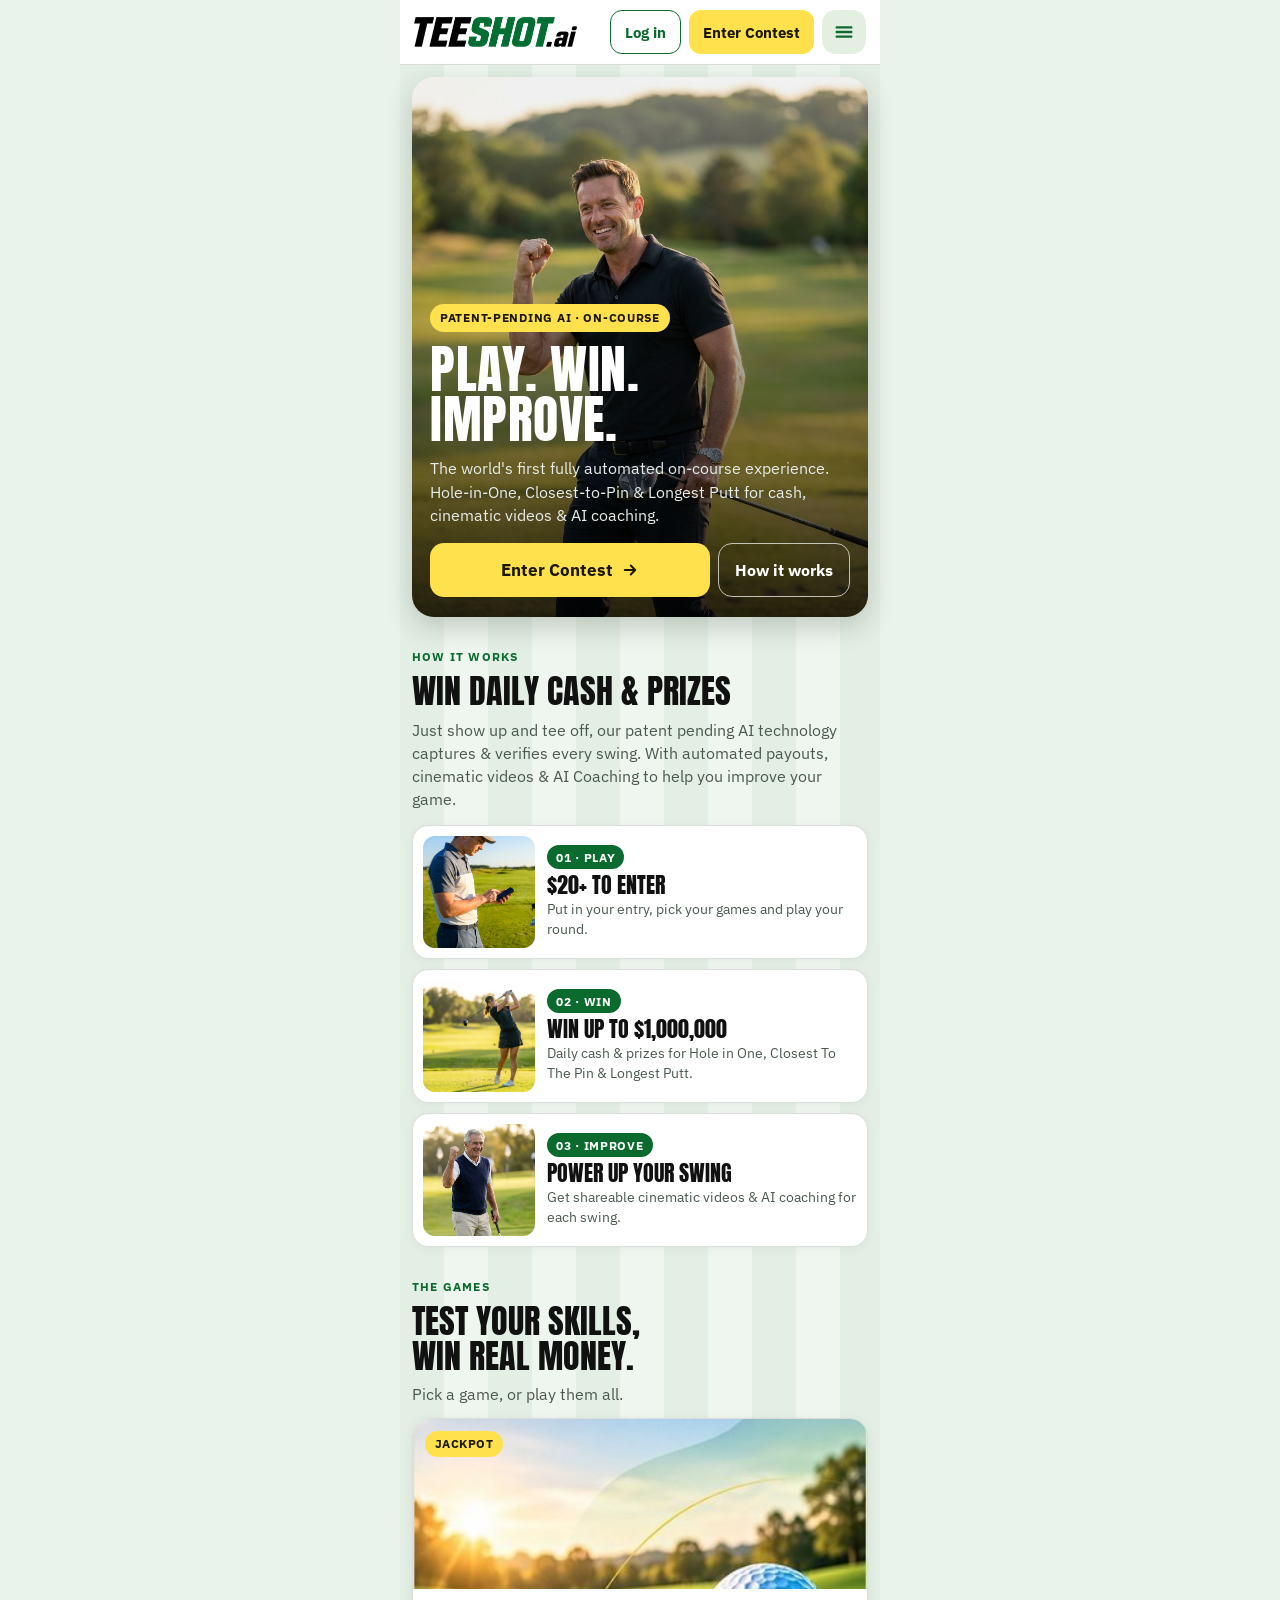
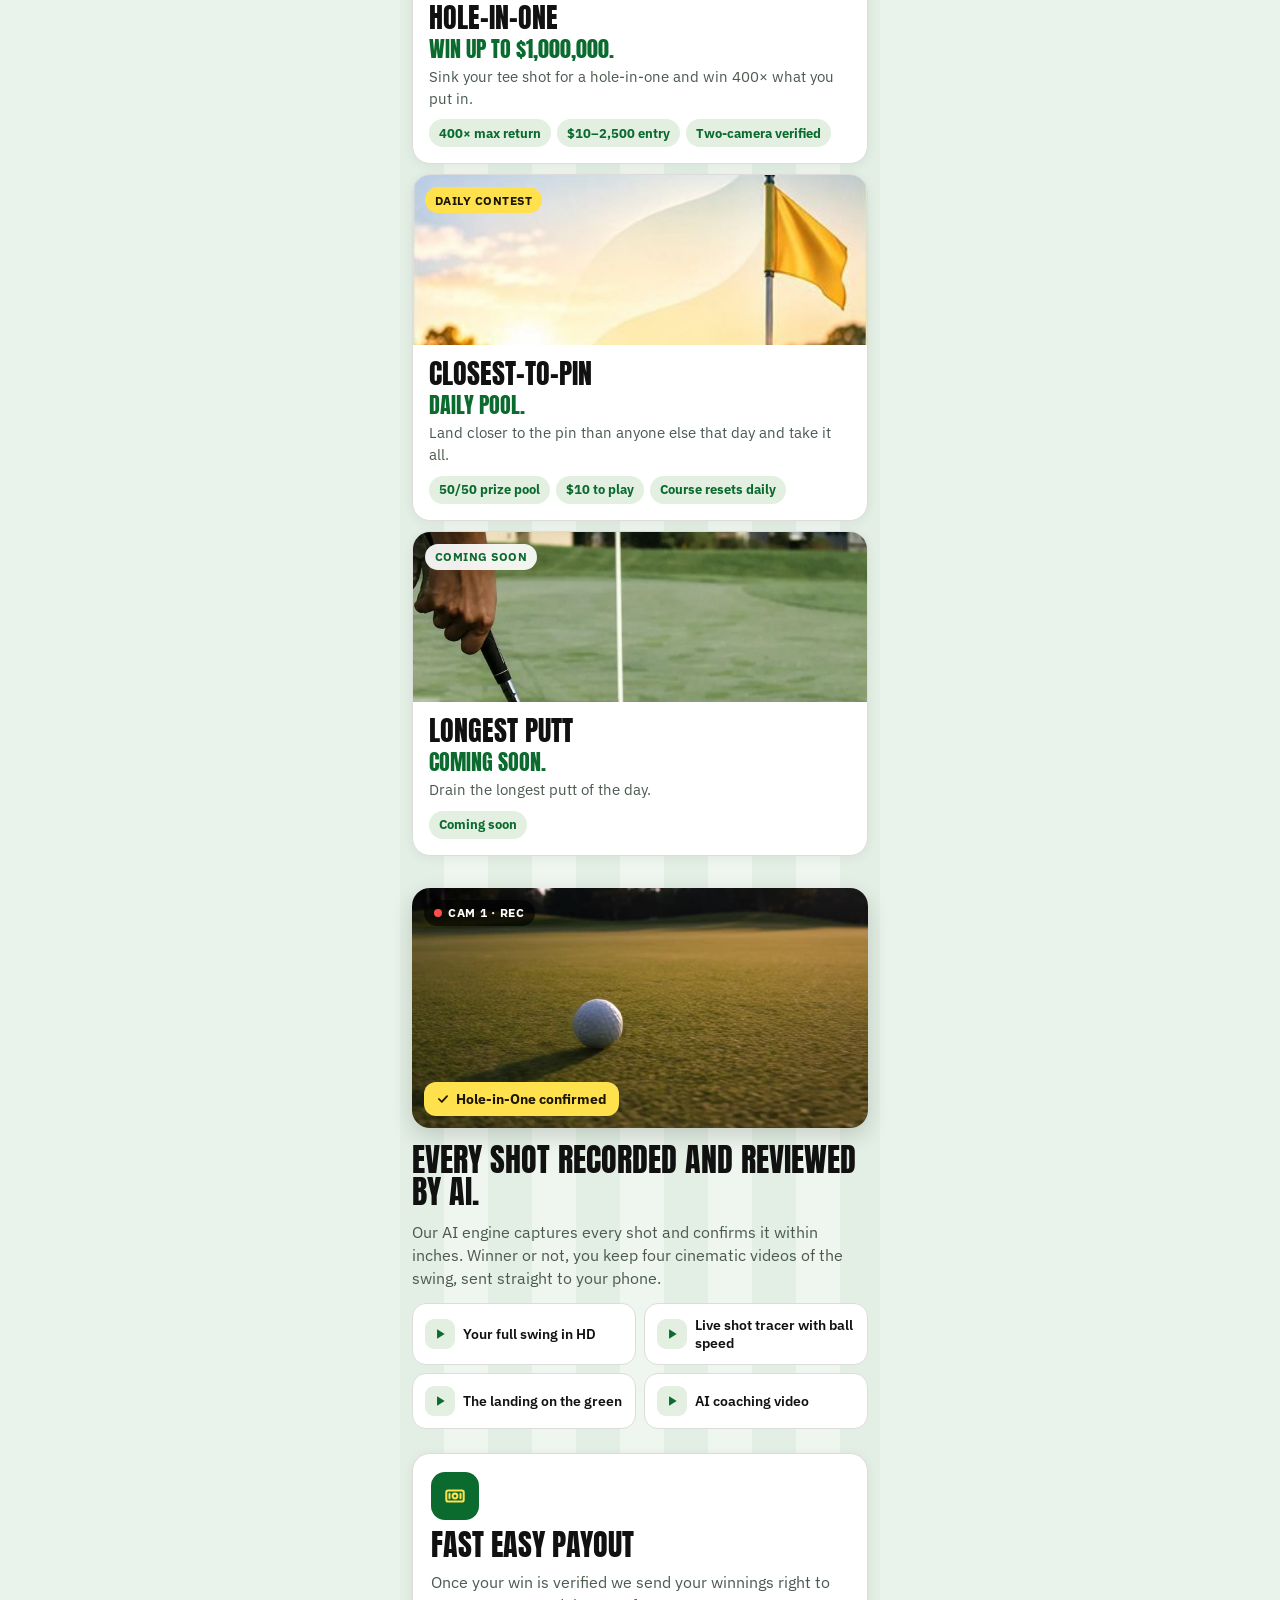
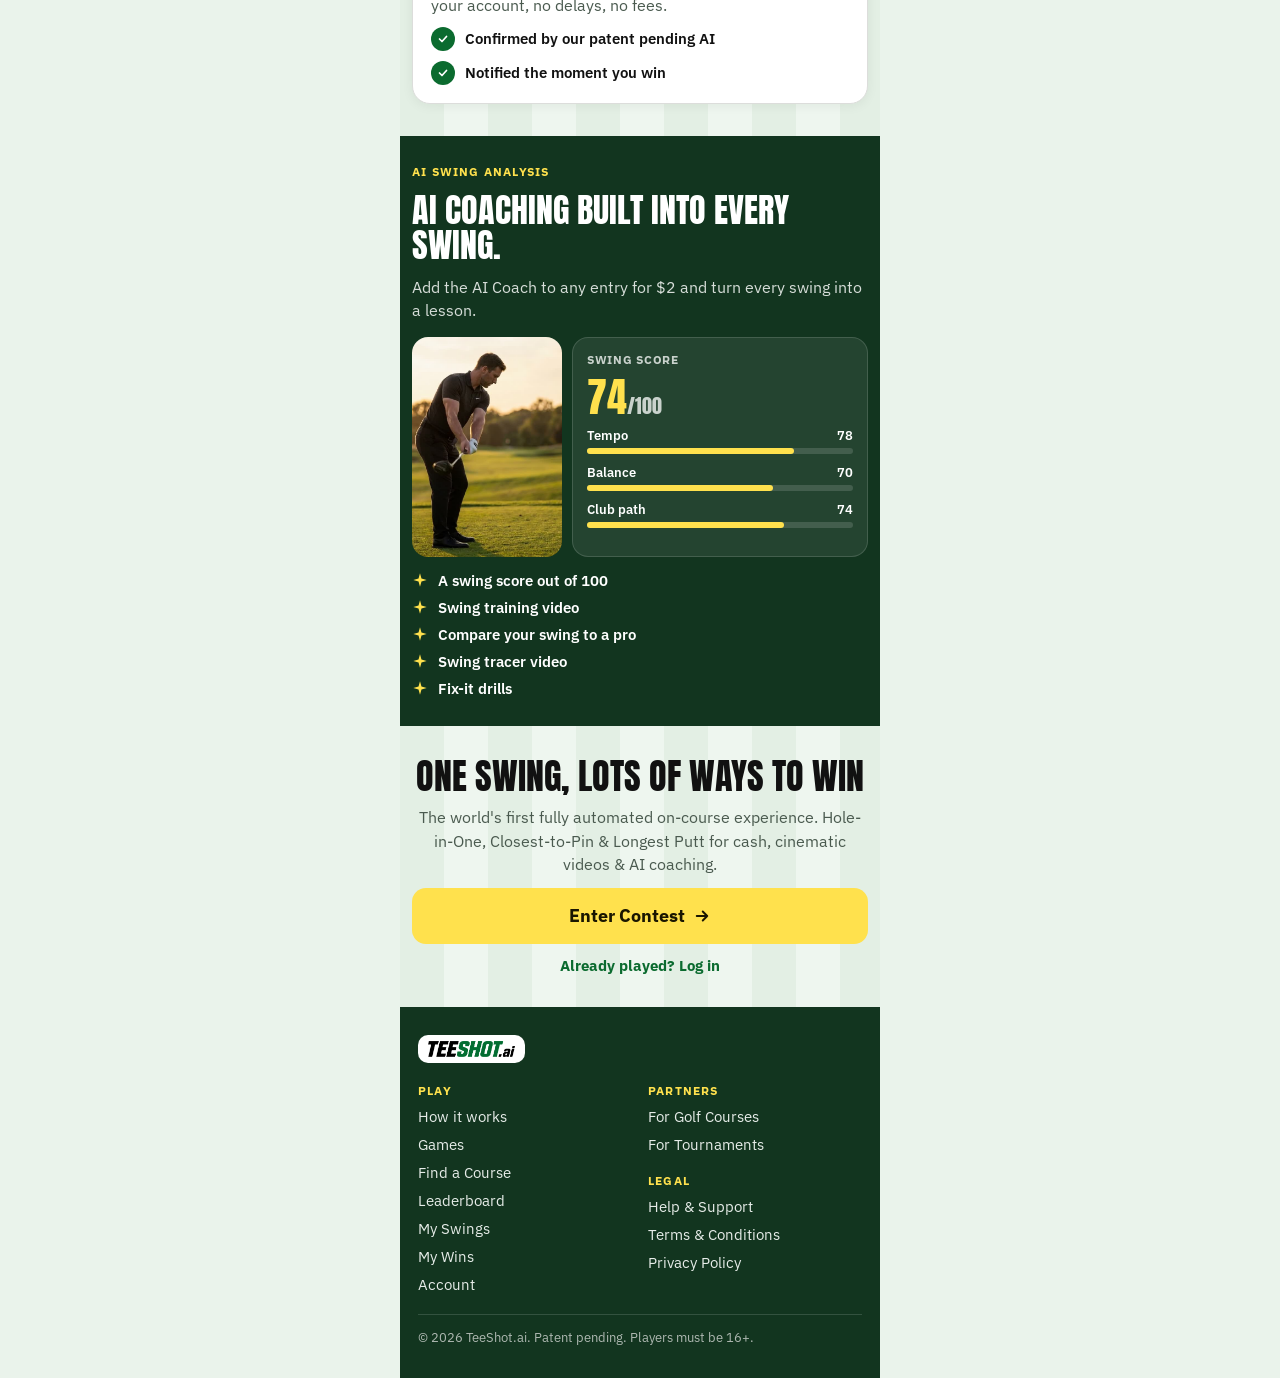
<file: fairway/index.html>
<!doctype html>
<html lang="en">
<head>
<meta charset="utf-8">
<meta name="viewport" content="width=device-width, initial-scale=1, viewport-fit=cover">
<meta name="theme-color" content="#FFFFFF">
<meta name="apple-mobile-web-app-capable" content="yes">
<title>TeeShot.ai · Play. Win. Improve.</title>
<link rel="icon" href="assets/img/logo.png">
<link rel="stylesheet" href="assets/css/site.css">
</head>
<body>
<div id="app"></div>
<div id="toast" role="status" hidden></div>
<script>window.__ROUTE__ = 'landing';</script>
<script src="js/teeshot.js"></script>
</body>
</html>
</file>
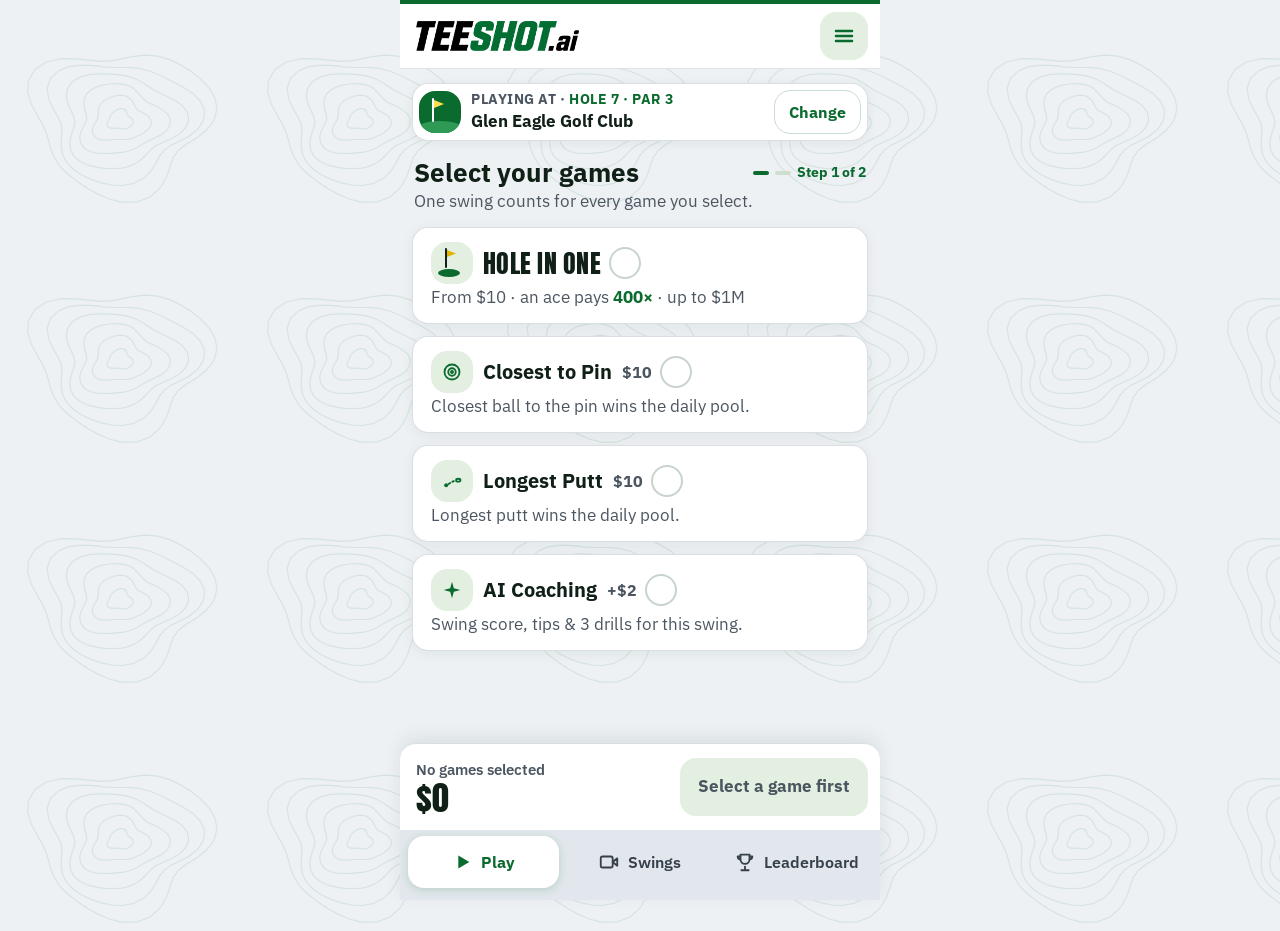
<file: Play.html>
<!doctype html>
<html lang="en">
<head>
<meta charset="utf-8">
<meta name="viewport" content="width=device-width, initial-scale=1, viewport-fit=cover">
<meta name="theme-color" content="#EDF1F4">
<meta name="apple-mobile-web-app-capable" content="yes">
<title>TeeShot · Play · Soft Fairway flat</title>
<link rel="preconnect" href="https://fonts.googleapis.com">
<link rel="preconnect" href="https://fonts.gstatic.com" crossorigin>
<link rel="stylesheet" href="https://fonts.googleapis.com/css2?family=Anton&family=IBM+Plex+Sans:wght@400;500;600;700&display=swap">
<style>
/* TeeShot Play — Soft Fairway flat color · A-mist solid #EDF1F4 · A3-mint-original nav · whole-row select */

:root{
  --green:#0B6B2F; --green-2:#13843F; --green-deep:#0A6129; --logo-green:#006830;
  --mint:#E3EFE0; --mint-line:#D8DEE5; --mint-ink:#CDE6D3; --mint-soft:#E8F1EB;
  --fairway:#F5F8F6; --fairway-2:#EEF4F0; --fairway-3:#F1F6EF;
  --page:#EDF1F4; --page-2:#EDF1F4;
  --surface:#FFFFFF; --surface-solid:#FFFFFF; --sel-bg:#FAFDF9;
  --ink:#102017; --muted:#4C5661;
  --yellow:#FFE14D; --yellow-ink:#1A1600;
  --r:14px;
  --display:"Anton","Impact","Arial Narrow",sans-serif;
  --body:"IBM Plex Sans",system-ui,-apple-system,"Segoe UI",sans-serif;
  color-scheme:light;
}
*{box-sizing:border-box}
html{margin:0;background:#EDF1F4}
html,body{margin:0}
body{
  font-family:var(--body);color:var(--ink);font-size:16px;line-height:1.4;
  -webkit-font-smoothing:antialiased;-webkit-tap-highlight-color:transparent;
  background:#EDF1F4;
  min-height:100vh;
}
button{font:inherit;color:inherit;cursor:pointer;border:0;background:none;padding:0}
a{color:inherit;text-decoration:none}
button:focus-visible,a:focus-visible,input:focus-visible{outline:3px solid var(--yellow);outline-offset:2px}

/* No photo / texture — solid Soft Fairway field only */
.app{position:relative;z-index:1;max-width:480px;margin:0 auto;min-height:100vh;display:flex;flex-direction:column}

/* header */
.top{position:sticky;top:0;z-index:20;background:rgba(255,255,255,.98);backdrop-filter:saturate(1.2) blur(10px);-webkit-backdrop-filter:saturate(1.2) blur(10px);padding-top:env(safe-area-inset-top,0px)}
.top-row{display:flex;align-items:center;justify-content:space-between;height:58px;padding:0 max(12px,env(safe-area-inset-right,0px)) 0 max(16px,env(safe-area-inset-left,0px))}
.top-row img{height:26px;width:auto;display:block}
.hdr-clean .top{border-top:4px solid var(--green);border-bottom:1px solid rgba(216,222,229,.85)}
.menu{width:44px;height:44px;border-radius:var(--r);background:var(--mint);color:var(--green);display:flex;align-items:center;justify-content:center}

main{flex:1;display:flex;flex-direction:column;gap:8px;padding:10px max(12px,env(safe-area-inset-right,0px)) 280px max(12px,env(safe-area-inset-left,0px));background:transparent}

.course{display:flex;align-items:center;gap:10px;min-height:52px;padding:6px;border-radius:var(--r);background:var(--surface);border:1.5px solid rgba(216,222,229,.95);box-shadow:0 2px 12px rgba(16,32,23,.06)}
.badge{position:relative;width:38px;height:38px;border-radius:var(--r);background:var(--green);overflow:hidden;flex-shrink:0}
.badge::before{content:"";position:absolute;left:-6px;right:-6px;bottom:-10px;height:22px;border-radius:50%;background:#2E9A55}
.badge svg{position:absolute;left:12px;top:6px}
.course .txt{flex:1;min-width:0;display:flex;flex-direction:column}
.eyebrow{font-size:13px;font-weight:700;letter-spacing:.04em;color:var(--muted)}
.course .line{font-size:16px;white-space:nowrap;overflow:hidden;text-overflow:ellipsis}
.eyebrow span{color:var(--green)}
.soft{height:40px;padding:0 12px;border-radius:var(--r);background:transparent;color:var(--green);font-size:15px;font-weight:700;flex-shrink:0;border:1.5px solid rgba(11,107,47,.22)}

.intro{display:flex;flex-direction:column;gap:2px;padding:4px 2px 2px}
.intro .row{display:flex;align-items:center;justify-content:space-between;gap:8px}
.intro h1{margin:0;font-size:22px;line-height:1.2}
.intro p{margin:0;font-size:15px;color:var(--muted)}
.steps{display:flex;align-items:center;gap:6px;font-size:13px;font-weight:700;color:var(--green);white-space:nowrap}
.steps i{width:18px;height:6px;border-radius:3px;background:rgba(201,220,197,.85)}.steps i.on{background:var(--green)}

/* Cards — Soft Fairway mist on flat field; whole-row select */
.card{
  position:relative;display:flex;flex-direction:column;gap:2px;width:100%;
  padding:10px 12px 10px 14px;border-radius:var(--r);
  background:var(--surface);border:1.5px solid rgba(216,222,229,.95);
  text-align:left;box-shadow:0 2px 12px rgba(16,32,23,.05);
  transition:border-color .22s ease,background-color .22s ease,box-shadow .22s ease,transform .15s ease;
  overflow:hidden;
}
.card::before{
  content:"";position:absolute;left:0;top:0;bottom:0;width:0;
  background:var(--green);border-radius:var(--r) 0 0 var(--r);
  transition:width .2s ease;
}
.card.on{
  border-color:var(--green);background:var(--sel-bg);
  box-shadow:0 6px 18px rgba(11,107,47,.14);
  padding-left:16px;
}
.card.on::before{width:4px}
button.card:active,.hio-head:active{transform:scale(.985)}

.head{display:flex;align-items:center;justify-content:space-between;gap:8px;min-height:40px}
.name{display:flex;align-items:center;gap:10px;min-width:0}
.name b{font-size:18px;white-space:nowrap}
.name small{font-size:15px;font-weight:700;color:var(--muted);white-space:nowrap}
.tile{
  width:36px;height:36px;border-radius:var(--r);
  background:var(--mint);color:var(--green);
  display:flex;align-items:center;justify-content:center;flex-shrink:0;
  transition:background-color .22s ease,color .22s ease,box-shadow .22s ease;
  position:relative;
}
.card.on .tile{background:var(--green);color:var(--yellow);box-shadow:0 2px 6px rgba(11,107,47,.25)}
.chk{
  width:28px;height:28px;border-radius:50%;flex-shrink:0;
  border:2px solid #C7D3CB;background:transparent;
  display:flex;align-items:center;justify-content:center;
  transition:background .2s ease,border-color .2s ease,box-shadow .2s ease;
}
.chk svg{display:none;color:#fff}
.card.on .chk{
  background:var(--green);border-color:var(--green);
  box-shadow:0 2px 6px rgba(11,107,47,.22);
}
.card.on .chk svg{display:block}

.hio .tile{position:relative;background:var(--mint)!important;color:inherit}
.hio.on .tile{background:var(--green)!important}
.hio .tile::before{content:"";position:absolute;left:7px;bottom:7px;width:22px;height:8px;border-radius:50%;background:var(--green)}
.hio.on .tile::before{background:rgba(255,225,77,.85)}
.hio .tile svg{position:absolute;left:13px;top:5px}
.hio-title{font-family:var(--display);font-size:22px;line-height:1.1;letter-spacing:.01em}
.desc{font-size:15px;color:var(--muted)}.desc b{color:var(--green)}

.hio-head{display:flex;flex-direction:column;gap:2px;text-align:left;width:100%;transition:transform .15s ease}
.hio-open{display:flex;flex-direction:column;gap:6px;margin-top:8px;animation:open .3s ease-out}
.pair{display:flex;gap:8px}
.stepper{flex:1;display:flex;align-items:center;justify-content:space-between;gap:4px;padding:6px;border-radius:var(--r);background:var(--mint)}
.stepper button{width:44px;height:48px;border-radius:var(--r);background:#fff;color:var(--green);font-size:24px;font-weight:700;transition:transform .12s ease}
.stepper button:active{transform:scale(.94)}
.stepper button:disabled{opacity:.4}
.amt{display:flex;flex-direction:column;align-items:center}
.amt small{font-size:13px;font-weight:600;color:var(--muted)}
.amt b,.ace b{font-family:var(--display);font-weight:400;font-size:24px;line-height:1.05;font-variant-numeric:tabular-nums}
.ace{flex:1;position:relative;overflow:hidden;display:flex;flex-direction:column;align-items:center;justify-content:center;padding:6px 8px;border-radius:var(--r);background:repeating-linear-gradient(135deg,var(--green) 0 14px,var(--green-deep) 14px 28px);color:#fff}
.ace::before{content:"";position:absolute;right:-14px;top:-14px;width:46px;height:46px;border-radius:50%;border:6px solid rgba(255,225,77,.22)}
.ace::after{content:"";position:absolute;left:8px;bottom:6px;width:7px;height:7px;border-radius:50%;background:#fff;box-shadow:0 0 0 3px rgba(255,255,255,.2)}
.ace small{position:relative;display:flex;align-items:center;gap:4px;font-size:13px;font-weight:600;color:var(--mint-ink)}
.ace b{position:relative;font-size:26px;color:var(--yellow)}
.slide{display:flex;align-items:center;gap:8px;font-size:14px;font-weight:700;color:var(--muted)}
.slide input{flex:1;height:36px;margin:0;accent-color:var(--green)}

.bottom{position:fixed;left:0;right:0;bottom:0;z-index:20}
.bottom-in{max-width:480px;margin:0 auto;background:var(--surface);border-radius:var(--r) var(--r) 0 0;box-shadow:0 -6px 18px rgba(16,32,23,.08);border-top:1px solid var(--mint-line);overflow:hidden}
.dock{display:flex;align-items:center;gap:12px;padding:10px max(12px,env(safe-area-inset-right,0px)) 10px max(16px,env(safe-area-inset-left,0px))}
.sum{flex:1;min-width:0;display:flex;flex-direction:column}
.sum small{font-size:14px;font-weight:600;color:var(--muted);white-space:nowrap;overflow:hidden;text-overflow:ellipsis}
.sum .tot{display:flex;align-items:center;gap:8px}
.sum .tot b{font-family:var(--display);font-weight:400;font-size:28px;line-height:1.05;font-variant-numeric:tabular-nums}
.chips{display:flex}
.chips span{width:24px;height:24px;margin-left:-4px;border-radius:50%;background:var(--green);border:2px solid #fff;color:var(--yellow);display:flex;align-items:center;justify-content:center;font-size:10px;font-weight:800;animation:pop .28s cubic-bezier(.2,.9,.3,1.3)}
.chips span:first-child{margin-left:0}
.cta{display:flex;align-items:center;gap:8px;height:54px;padding:0 20px;border-radius:var(--r);background:var(--yellow);color:var(--yellow-ink);font-size:18px;font-weight:700;flex-shrink:0;transition:transform .12s ease,background-color .2s ease}
.cta:active{transform:scale(.96)}
.cta:disabled{background:var(--mint);color:var(--muted);padding:0 18px;font-size:16px}
.cta:disabled svg{display:none}

.toast{position:fixed;left:50%;top:calc(76px + env(safe-area-inset-top,0px));transform:translateX(-50%);z-index:40;width:max-content;max-width:90vw;padding:12px 16px;border-radius:var(--r);background:var(--ink);color:#fff;font-weight:600;font-size:15px;box-shadow:0 8px 24px rgba(0,0,0,.25)}
[hidden]{display:none!important}
@keyframes pop{from{transform:scale(.8);opacity:.4}to{transform:scale(1);opacity:1}}
@keyframes open{from{opacity:0;transform:translateY(-6px)}to{opacity:1;transform:none}}
@media (prefers-reduced-motion:reduce){*{animation:none!important;transition:none!important}}

/* Bottom nav — exact from teeshot-play-A3-mint-original.html */
nav{display:grid;grid-template-columns:repeat(3,minmax(0,1fr));gap:6px;padding:6px max(8px,env(safe-area-inset-right,0px)) calc(12px + env(safe-area-inset-bottom,0px)) max(8px,env(safe-area-inset-left,0px));background:#E1E7EC}
nav a{position:relative;display:flex;align-items:center;justify-content:center;gap:6px;height:46px;border-radius:var(--r);color:#36404A;font-size:15px;font-weight:600;transition:background-color .2s ease,color .2s ease;text-decoration:none}
nav a.cur{background:var(--surface);color:var(--green);font-weight:700;box-shadow:0 2px 8px rgba(11,107,47,.18)}
nav a.off{opacity:.38;pointer-events:none;cursor:default}


/* Course Change sheet — Soft Fairway */
.sheet-backdrop{position:fixed;inset:0;z-index:50;background:rgba(16,32,23,.45);backdrop-filter:blur(2px);-webkit-backdrop-filter:blur(2px)}
.sheet{position:fixed;left:0;right:0;bottom:0;z-index:51;max-width:480px;margin:0 auto;background:#fff;border-radius:22px 22px 0 0;box-shadow:0 -12px 40px rgba(16,32,23,.22);padding:8px 16px calc(20px + env(safe-area-inset-bottom,0px));max-height:min(72vh,560px);display:flex;flex-direction:column;animation:sheetUp .28s cubic-bezier(.2,.8,.2,1)}
.sheet-handle{width:40px;height:4px;border-radius:999px;background:#D8DEE5;margin:6px auto 12px}
.sheet-head{display:flex;align-items:center;justify-content:space-between;gap:12px;margin-bottom:10px}
.sheet-head h2{margin:0;font-size:20px;font-weight:700;color:var(--ink)}
.sheet-close{height:40px;padding:0 14px;border-radius:12px;background:var(--mint);color:var(--green);font-size:15px;line-height:1;display:flex;align-items:center;justify-content:center;font-weight:700}
.sheet-list{overflow:auto;display:flex;flex-direction:column;gap:8px;padding-bottom:4px;-webkit-overflow-scrolling:touch}
.course-opt{display:flex;align-items:center;gap:12px;width:100%;text-align:left;padding:14px 14px;border-radius:16px;border:1.5px solid rgba(216,222,229,.95);background:#FAFDF9;transition:border-color .15s,background .15s,box-shadow .15s}
.course-opt:active{transform:scale(.985)}
.course-opt.on{border-color:var(--green);background:#F0F9F2;box-shadow:inset 3px 0 0 var(--green)}
.course-opt .co-txt{flex:1;min-width:0;display:flex;flex-direction:column;gap:2px}
.course-opt .co-txt b{font-size:16px;font-weight:700;color:var(--ink)}
.course-opt .co-txt small{font-size:13px;font-weight:600;color:var(--muted);letter-spacing:.02em}
.course-opt .co-chk{width:26px;height:26px;border-radius:50%;border:2px solid #CDE6D3;display:flex;align-items:center;justify-content:center;color:transparent;flex-shrink:0;background:#fff}
.course-opt.on .co-chk{background:var(--green);border-color:var(--green);color:#FFE14D}
.sheet-search{display:flex;align-items:center;gap:8px;height:50px;padding:0 14px;margin-bottom:10px;border-radius:var(--r);background:#FAFDF9;border:1.5px solid rgba(216,222,229,.95);transition:border-color .2s}
.sheet-search:focus-within{border-color:var(--green)}
.sheet-search input{flex:1;min-width:0;border:0;outline:0;background:transparent;font:inherit;font-size:16px;color:var(--ink)}
.sheet-search input::placeholder{color:#7A8A7F}
.sheet-search input::-webkit-search-cancel-button{display:none}
.sheet-search .clr{width:32px;height:32px;border-radius:50%;background:var(--mint);color:var(--green);display:flex;align-items:center;justify-content:center;flex-shrink:0}
.sheet-search .clr[hidden]{display:none}
.sheet-list{min-height:300px;align-content:flex-start}
.sheet-empty{padding:18px 6px;text-align:center;font-size:15px;color:var(--muted)}
@keyframes sheetUp{from{transform:translateY(24px);opacity:.6}to{transform:none;opacity:1}}



/* —— Responsive scale (t183u) ——
   Base (~390 / regular iPhone): restore pre-densify comfortable spacing
   Mid ≥393 (Pro): mild breathe
   Large ≥430 (Pro Max): noticeably larger type + padding (+2–4px / roomy)
*/
:root{
  --fs-body:16px;
  --fs-title:22px;
  --fs-hio:22px;
  --fs-name:18px;
  --fs-desc:15px;
  --fs-eyebrow:13px;
  --fs-soft:15px;
  --fs-nav:15px;
  --fs-cta:18px;
  --fs-tot:28px;
  --fs-amt:26px;
  --fs-ace:24px;
  --pad-main-y:10px;
  --pad-main-b:calc(248px + env(safe-area-inset-bottom,0px));
  --gap-main:8px;
  --top-h:58px;
  --course-h:52px;
  --card-pad:10px 12px 10px 14px;
  --tile:36px;
  --chk:28px;
  --cta-h:54px;
  --nav-h:46px;
  --dock-pad-y:12px;
  --step-btn-h:48px;
  --step-btn-w:44px;
  --r:14px;
}
body{font-size:var(--fs-body);min-height:100dvh;min-height:100vh}
.app{min-height:100dvh;min-height:100vh}
.top-row{height:var(--top-h);padding:0 max(12px,env(safe-area-inset-right,0px)) 0 max(16px,env(safe-area-inset-left,0px))}
.top-row img{height:26px}
.menu{width:44px;height:44px;border-radius:var(--r)}
.menu svg{width:22px;height:22px}
main{gap:var(--gap-main);padding:var(--pad-main-y) max(12px,env(safe-area-inset-right,0px)) var(--pad-main-b) max(12px,env(safe-area-inset-left,0px))}
.course{gap:10px;min-height:var(--course-h);padding:6px;border-radius:var(--r)}
.badge{width:38px;height:38px;border-radius:var(--r)}
.eyebrow{font-size:var(--fs-eyebrow);letter-spacing:.04em}
.course .line{font-size:16px}
.soft{height:40px;padding:0 12px;font-size:var(--fs-soft);border-radius:var(--r);flex-shrink:0}
.intro{gap:2px;padding:4px 2px 2px}
.intro .row{gap:8px}
.intro h1{font-size:var(--fs-title);line-height:1.2}
.intro p{font-size:var(--fs-desc);line-height:1.35}
.steps{font-size:13px;gap:6px}
.steps i{width:16px;height:4px}
.card{gap:2px;padding:var(--card-pad);border-radius:var(--r);box-shadow:0 2px 12px rgba(16,32,23,.05)}
.card.on{padding-left:16px}
.head{min-height:36px;gap:8px}
.name{gap:10px}
.name b{font-size:var(--fs-name)}
.name small{font-size:15px}
.tile{width:var(--tile);height:var(--tile);border-radius:var(--r)}
.chk{width:var(--chk);height:var(--chk)}
.hio-title{font-size:var(--fs-hio)}
.desc{font-size:var(--fs-desc);line-height:1.35}
.hio-open{gap:6px;margin-top:8px}
.pair{gap:8px}
.stepper{padding:4px;border-radius:var(--r)}
.stepper button{width:var(--step-btn-w);height:var(--step-btn-h);font-size:24px;border-radius:var(--r)}
.amt small,.ace small{font-size:13px}
.amt b,.ace b{font-size:var(--fs-amt)}
.ace{padding:6px 8px;border-radius:var(--r)}
.ace b{font-size:var(--fs-ace)}
.slide{gap:8px;font-size:14px}
.slide input{height:36px}
.bottom-in{border-radius:16px 16px 0 0}
.dock{gap:12px;padding:var(--dock-pad-y) max(12px,env(safe-area-inset-right,0px)) var(--dock-pad-y) max(16px,env(safe-area-inset-left,0px))}
.sum{min-width:0}
.sum small{font-size:14px}
.sum .tot{gap:8px}
.sum .tot b{font-size:var(--fs-tot)}
.chips span{width:24px;height:24px;font-size:10px}
.cta{height:var(--cta-h);padding:0 20px;font-size:var(--fs-cta);border-radius:var(--r);max-width:none;white-space:nowrap}
.cta:disabled{padding:0 18px;font-size:16px}
.cta svg{flex-shrink:0;width:20px;height:20px}
.toast{top:calc(58px + env(safe-area-inset-top,0px));padding:10px 14px;font-size:14px}
nav{gap:6px;padding:6px max(8px,env(safe-area-inset-right,0px)) calc(12px + env(safe-area-inset-bottom,0px)) max(8px,env(safe-area-inset-left,0px))}
nav a{gap:6px;height:var(--nav-h);font-size:var(--fs-nav);border-radius:var(--r);padding:0 6px}
nav a svg{width:20px;height:20px;flex-shrink:0}
.sheet{padding:8px 16px calc(20px + env(safe-area-inset-bottom,0px));border-radius:20px 20px 0 0}
.sheet h2{font-size:20px}
.sheet-close{width:40px;height:40px;padding:0;border-radius:50%;font-size:22px}

/* Pro (~393) — mild breathe above base */
@media (min-width:393px){
  :root{
    --fs-title:clamp(22px,5.2vw,24px);
    --fs-hio:clamp(22px,5.4vw,24px);
    --fs-name:19px;
    --fs-tot:clamp(28px,6vw,30px);
    --pad-main-y:12px;
    --gap-main:10px;
    --top-h:60px;
    --card-pad:12px 14px 12px 16px;
    --cta-h:56px;
    --nav-h:48px;
    --fs-cta:19px;
    --fs-nav:15px;
  }
  .course .line{font-size:16px}
  .name small{font-size:15px}
}

/* Pro Max (≥430) — noticeably larger type + spacing */
@media (min-width:430px){
  :root{
    --fs-body:18px;
    --fs-title:clamp(24px,5.2vw,26px);
    --fs-hio:clamp(24px,5.4vw,26px);
    --fs-name:20px;
    --fs-desc:17px;
    --fs-eyebrow:14px;
    --fs-soft:16px;
    --fs-nav:16px;
    --fs-cta:20px;
    --fs-tot:clamp(30px,6.2vw,34px);
    --fs-amt:28px;
    --fs-ace:28px;
    --pad-main-y:14px;
    --pad-main-b:calc(280px + env(safe-area-inset-bottom,0px));
    --gap-main:12px;
    --top-h:64px;
    --course-h:58px;
    --card-pad:14px 16px 14px 18px;
    --tile:42px;
    --chk:32px;
    --cta-h:58px;
    --nav-h:52px;
    --dock-pad-y:14px;
    --step-btn-h:52px;
    --step-btn-w:48px;
    --r:16px;
  }
  .top-row img{height:30px}
  .menu{width:48px;height:48px}
  .menu svg{width:24px;height:24px}
  .badge{width:42px;height:42px}
  .course .line{font-size:17px}
  .soft{height:44px;padding:0 14px;font-size:16px}
  .name small{font-size:16px}
  .amt small,.ace small{font-size:14px}
  .slide{font-size:15px}
  .slide input{height:40px}
  .sum small{font-size:15px}
  .intro p{font-size:17px}
  .steps{font-size:14px}
  .stepper button{font-size:26px}
  .chips span{width:28px;height:28px;font-size:11px}
  .cta{padding:0 22px}
  .cta:disabled{padding:0 18px;font-size:17px}
  .cta svg{width:22px;height:22px}
  nav a{gap:8px;padding:0 8px}
  nav a svg{width:22px;height:22px}
  .card{box-shadow:0 3px 14px rgba(16,32,23,.06)}
  .toast{top:calc(64px + env(safe-area-inset-top,0px));padding:12px 16px;font-size:15px}
  .sheet h2{font-size:22px}
  .sheet-close{width:44px;height:44px;padding:0;border-radius:50%}
}


/* Fog + green contours background */
html,body{background-color:#EDF1F4}
body{background-image:url(img/bg-contour.svg);background-size:240px 240px;background-repeat:repeat}
</style>
</head>

<body class="hdr-clean">
<div class="app">
  <header class="top">
    <div class="top-row">
      <img src="logo.png" alt="TeeShot.ai">
      <button class="menu" type="button" aria-label="Open menu" data-toast="Menu opens here in the full app.">
        <svg width="22" height="22" viewBox="0 0 24 24" fill="none" stroke="currentColor" stroke-width="2.6" stroke-linecap="round" aria-hidden="true"><path d="M4 7h16M4 12h16M4 17h16"/></svg>
      </button>
    </div>
  </header>

  <main>
    <section class="course" id="playing-at" aria-label="Playing at">
      <span class="badge" aria-hidden="true"><svg width="16" height="26" viewBox="0 0 16 26" fill="none"><path d="M2 2v22" stroke="#fff" stroke-width="2" stroke-linecap="round"/><path d="M3 3l10 4-10 4z" fill="#FFE14D"/></svg></span>
      <span class="txt">
        <span class="eyebrow">PLAYING AT · <span id="meta">HOLE 7 · PAR 3</span></span>
        <span class="line"><b id="course">Glen Eagle Golf Club</b></span>
      </span>
      <button class="soft" type="button" id="change">Change</button>
    </section>

    <div class="intro">
      <div class="row">
        <h1>Select your games</h1>
        <span class="steps"><i class="on"></i><i></i>Step 1 of 2</span>
      </div>
      <p>One swing counts for every game you select.</p>
    </div>

    <section class="card hio" id="hio">
      <button class="hio-head" type="button" id="hio-btn" aria-pressed="false">
        <span class="head">
          <span class="name">
            <span class="tile" aria-hidden="true"><svg width="14" height="22" viewBox="0 0 14 22" fill="none"><path d="M2 2v18" stroke="#102017" stroke-width="2" stroke-linecap="round"/><path d="M3 3l9 3.5-9 3.5z" fill="#E0B400"/></svg></span>
            <span class="hio-title">HOLE IN ONE</span>
          </span>
          <span class="chk"><svg width="13" height="13" viewBox="0 0 24 24" fill="none" stroke="currentColor" stroke-width="3.4" stroke-linecap="round" stroke-linejoin="round" aria-hidden="true"><path d="M5 12l5 5 9-10"/></svg></span>
        </span>
        <span class="desc">From $10 · an ace pays <b>400×</b> · up to $1M</span>
      </button>
      <div class="hio-open" id="hio-open" hidden>
        <div class="pair">
          <div class="stepper">
            <button type="button" id="dec" aria-label="Lower entry">−</button>
            <span class="amt"><small>Entry</small><b id="entry">$100</b></span>
            <button type="button" id="inc" aria-label="Raise entry">+</button>
          </div>
          <div class="ace" aria-live="polite">
            <small><svg width="13" height="13" viewBox="0 0 24 24" fill="none" stroke="#FFE14D" stroke-width="2.4" stroke-linecap="round" stroke-linejoin="round" aria-hidden="true"><path d="M8 21h8M12 17v4M7 4h10v5a5 5 0 0 1-10 0V4z"/></svg>Ace wins</small>
            <b id="ace">$40,000</b>
          </div>
        </div>
        <label class="slide"><span>$10</span><input type="range" id="slider" min="0" max="7" step="1" value="3" aria-label="Entry amount"><span>$2,500</span></label>
      </div>
    </section>

    <button class="card" type="button" data-key="ctp" id="ctp" aria-pressed="false">
      <span class="head">
        <span class="name"><span class="tile" aria-hidden="true"><svg width="20" height="20" viewBox="0 0 24 24" fill="none" stroke="currentColor" stroke-width="2.2"><circle cx="12" cy="12" r="9"/><circle cx="12" cy="12" r="4.5"/><circle cx="12" cy="12" r="1.2" fill="currentColor"/></svg></span><b>Closest to Pin</b><small>$10</small></span>
        <span class="chk"><svg width="13" height="13" viewBox="0 0 24 24" fill="none" stroke="currentColor" stroke-width="3.4" stroke-linecap="round" stroke-linejoin="round" aria-hidden="true"><path d="M5 12l5 5 9-10"/></svg></span>
      </span>
      <span class="desc">Closest ball to the pin wins the daily pool.</span>
    </button>

    <button class="card" type="button" data-key="putt" id="putt" aria-pressed="false">
      <span class="head">
        <span class="name"><span class="tile" aria-hidden="true"><svg width="20" height="20" viewBox="0 0 24 24" fill="none" stroke="currentColor" stroke-width="2.2" stroke-linecap="round"><circle cx="5" cy="17" r="2.4" fill="currentColor" stroke="none"/><path d="M8 15.5c3-2 6-3.5 9-4" stroke-dasharray="2 3"/><ellipse cx="19.5" cy="11" rx="2.6" ry="1.7"/></svg></span><b>Longest Putt</b><small>$10</small></span>
        <span class="chk"><svg width="13" height="13" viewBox="0 0 24 24" fill="none" stroke="currentColor" stroke-width="3.4" stroke-linecap="round" stroke-linejoin="round" aria-hidden="true"><path d="M5 12l5 5 9-10"/></svg></span>
      </span>
      <span class="desc">Longest putt wins the daily pool.</span>
    </button>

    <button class="card" type="button" data-key="ai" id="ai" aria-pressed="false">
      <span class="head">
        <span class="name"><span class="tile" aria-hidden="true"><svg width="20" height="20" viewBox="0 0 24 24" fill="currentColor"><path d="M12 2l2.2 7.8L22 12l-7.8 2.2L12 22l-2.2-7.8L2 12l7.8-2.2z"/></svg></span><b>AI Coaching</b><small>+$2</small></span>
        <span class="chk"><svg width="13" height="13" viewBox="0 0 24 24" fill="none" stroke="currentColor" stroke-width="3.4" stroke-linecap="round" stroke-linejoin="round" aria-hidden="true"><path d="M5 12l5 5 9-10"/></svg></span>
      </span>
      <span class="desc">Swing score, tips &amp; 3 drills for this swing.</span>
    </button>
  </main>

  <div class="bottom">
    <div class="bottom-in">
      <div class="dock" id="total-bar">
        <span class="sum">
          <small id="summary">No games selected</small>
          <span class="tot"><b id="total">$0</b><span class="chips" id="chips"></span></span>
        </span>
        <button class="cta" type="button" id="cta" disabled><span id="cta-label">Select a game first</span>
          <svg width="20" height="20" viewBox="0 0 24 24" fill="none" stroke="currentColor" stroke-width="2.6" stroke-linecap="round" stroke-linejoin="round" aria-hidden="true"><path d="M5 12h14M13 6l6 6-6 6"/></svg>
        </button>
      </div>
      <nav aria-label="App">
        <a href="Play.html" class="cur" aria-current="page"><svg width="20" height="20" viewBox="0 0 24 24" fill="currentColor" aria-hidden="true"><path d="M8 5l12 7-12 7V5z"/></svg>Play</a>
        <a href="Swings.html"><svg width="20" height="20" viewBox="0 0 24 24" fill="none" stroke="currentColor" stroke-width="2" stroke-linecap="round" stroke-linejoin="round" aria-hidden="true"><rect x="3" y="6" width="13" height="12" rx="2"/><path d="M21 8l-5 4 5 4V8z"/></svg>Swings</a>
        <a href="Leaderboard.html"><svg width="18" height="18" viewBox="0 0 24 24" fill="none" stroke="currentColor" stroke-width="2" stroke-linecap="round" stroke-linejoin="round" aria-hidden="true"><path d="M8 21h8M12 17v4M7 4h10v5a5 5 0 0 1-10 0V4z"/><path d="M17 6h3a3 3 0 0 1-3 3M7 6H4a3 3 0 0 0 3 3"/></svg>Leaderboard</a>
      </nav>
    </div>
  </div>
  <div class="sheet-backdrop" id="course-backdrop" hidden></div>
  <div class="sheet" id="course-sheet" role="dialog" aria-modal="true" aria-labelledby="course-sheet-title" hidden>
    <div class="sheet-handle" aria-hidden="true"></div>
    <div class="sheet-head">
      <h2 id="course-sheet-title">Choose a course</h2>
      <button type="button" class="sheet-close" id="course-close" aria-label="Close"><svg width="18" height="18" viewBox="0 0 24 24" fill="none" stroke="currentColor" stroke-width="2.8" stroke-linecap="round" aria-hidden="true"><path d="M6 6l12 12M18 6L6 18"/></svg></button>
    </div>
    <label class="sheet-search">
      <svg width="20" height="20" viewBox="0 0 24 24" fill="none" stroke="#4A5A4F" stroke-width="2.2" stroke-linecap="round" aria-hidden="true"><circle cx="11" cy="11" r="7"/><path d="M20 20l-4-4"/></svg>
      <input id="course-q" type="search" placeholder="Search courses" autocomplete="off" aria-label="Search courses">
      <button type="button" class="clr" id="course-clr" aria-label="Clear search" hidden><svg width="14" height="14" viewBox="0 0 24 24" fill="none" stroke="currentColor" stroke-width="3" stroke-linecap="round" aria-hidden="true"><path d="M6 6l12 12M18 6L6 18"/></svg></button>
    </label>
    <div class="sheet-list" id="course-list" role="listbox" aria-labelledby="course-sheet-title"></div>
  </div>
  <div class="toast" id="toast" role="status" hidden></div>
</div>

<script>
(function () {
  var steps = [10, 25, 50, 100, 250, 500, 1000, 2500];
  var courses = [
    { n: 'Glen Eagle Golf Club', m: 'HOLE 7 · PAR 3' },
    { n: 'Copper Creek Golf Club', m: 'HOLE 3 · PAR 3' },
    { n: 'Royal Oak GC', m: 'HOLE 12 · PAR 3' },
    { n: 'Lakeside Links', m: 'HOLE 5 · PAR 3' }
  ];
  var s = { i: 3, hio: false, ctp: false, putt: false, ai: false, c: 0 };
  var $ = function (id) { return document.getElementById(id); };
  var fmt = function (n) { return '$' + n.toLocaleString('en-US'); };
  var t;
  function toast(msg) { var el = $('toast'); el.textContent = msg; el.hidden = false; clearTimeout(t); t = setTimeout(function () { el.hidden = true; }, 2400); }

  function setCard(el, on) {
    el.classList.toggle('on', on);
    var btn = el.matches('button') ? el : el.querySelector('.hio-head');
    if (btn) btn.setAttribute('aria-pressed', on ? 'true' : 'false');
  }

  function render() {
    var entry = steps[s.i];
    $('entry').textContent = fmt(entry);
    $('ace').textContent = fmt(Math.min(entry * 400, 1000000));
    $('slider').value = s.i;
    $('dec').disabled = s.i === 0;
    $('inc').disabled = s.i === steps.length - 1;
    setCard($('hio'), s.hio);
    $('hio-open').hidden = !s.hio;
    document.querySelectorAll('[data-key]').forEach(function (el) { setCard(el, !!s[el.dataset.key]); });

    var count = (s.hio ? 1 : 0) + (s.ctp ? 1 : 0) + (s.putt ? 1 : 0);
    var total = (s.hio ? entry : 0) + (s.ctp ? 10 : 0) + (s.putt ? 10 : 0) + (s.ai && count ? 2 : 0);
    $('summary').textContent = count === 0 ? 'No games selected' : count + (count === 1 ? ' game' : ' games') + (s.ai ? ' + AI Coaching' : '') + ' · total';
    $('total').textContent = fmt(total);

    var codes = [];
    if (s.hio) codes.push(['H1', 'Hole in One']);
    if (s.ctp) codes.push(['CP', 'Closest to Pin']);
    if (s.putt) codes.push(['LP', 'Longest Putt']);
    if (s.ai && count) codes.push(['AI', 'AI Coaching']);
    var chips = $('chips');
    var have = Array.prototype.map.call(chips.children, function (c) { return c.textContent; }).join();
    if (have !== codes.map(function (c) { return c[0]; }).join()) {
      chips.innerHTML = '';
      codes.forEach(function (c) { var sp = document.createElement('span'); sp.textContent = c[0]; sp.title = c[1]; chips.appendChild(sp); });
    }

    var cta = $('cta');
    cta.disabled = count === 0;
    $('cta-label').textContent = count === 0 ? 'Select a game first' : 'Enter Contest';
  }

  window.__setHio = function (on) { s.hio = !!on; render(); };
  window.__setGames = function (opts) {
    if (!opts) return;
    if ('hio' in opts) s.hio = !!opts.hio;
    if ('ctp' in opts) s.ctp = !!opts.ctp;
    if ('putt' in opts) s.putt = !!opts.putt;
    if ('ai' in opts) s.ai = !!opts.ai;
    if ('i' in opts) s.i = opts.i;
    render();
  };

  $('hio-btn').addEventListener('click', function () { s.hio = !s.hio; render(); });
  document.querySelectorAll('[data-key]').forEach(function (el) {
    el.addEventListener('click', function () { s[el.dataset.key] = !s[el.dataset.key]; render(); });
  });
  $('dec').addEventListener('click', function (e) { e.stopPropagation(); if (s.i > 0) { s.i--; render(); } });
  $('inc').addEventListener('click', function (e) { e.stopPropagation(); if (s.i < steps.length - 1) { s.i++; render(); } });
  $('slider').addEventListener('input', function (e) { e.stopPropagation(); s.i = parseInt(e.target.value, 10) || 0; render(); });
  $('slider').addEventListener('click', function (e) { e.stopPropagation(); });
  function renderCourseList() {
    var list = $('course-list');
    var q = ($('course-q').value || '').trim().toLowerCase(), shown = 0;
    $('course-clr').hidden = !q;
    list.innerHTML = '';
    courses.forEach(function (c, i) {
      if (q && c.n.toLowerCase().indexOf(q) < 0) return;
      shown++;
      var btn = document.createElement('button');
      btn.type = 'button';
      btn.className = 'course-opt' + (i === s.c ? ' on' : '');
      btn.setAttribute('role', 'option');
      btn.setAttribute('aria-selected', i === s.c ? 'true' : 'false');
      btn.innerHTML = '<span class="co-txt"><b></b><small></small></span><span class="co-chk" aria-hidden="true"><svg width="14" height="14" viewBox="0 0 24 24" fill="none" stroke="currentColor" stroke-width="3.4" stroke-linecap="round" stroke-linejoin="round"><path d="M5 12l5 5 9-10"/></svg></span>';
      btn.querySelector('b').textContent = c.n;
      btn.querySelector('small').textContent = c.m;
      btn.addEventListener('click', function () {
        s.c = i;
        $('course').textContent = c.n;
        $('meta').textContent = c.m;
        closeCourseSheet();
        toast('Now playing at ' + c.n);
      });
      list.appendChild(btn);
    });
    if (!shown) list.innerHTML = '<p class="sheet-empty">No courses match “' + q.replace(/[&<>"]/g, '') + '”.</p>';
  }
  function openCourseSheet() {
    $('course-q').value = '';
    renderCourseList();
    $('course-backdrop').hidden = false;
    $('course-sheet').hidden = false;
    document.body.style.overflow = 'hidden';
    $('course-close').focus();
  }
  function closeCourseSheet() {
    $('course-backdrop').hidden = true;
    $('course-sheet').hidden = true;
    document.body.style.overflow = '';
  }
  window.__openSheet = openCourseSheet;
  window.__closeSheet = closeCourseSheet;
  $('change').addEventListener('click', function () { openCourseSheet(); });
  $('course-close').addEventListener('click', closeCourseSheet);
  $('course-q').addEventListener('input', renderCourseList);
  $('course-clr').addEventListener('click', function () { $('course-q').value = ''; renderCourseList(); $('course-q').focus(); });
  $('course-backdrop').addEventListener('click', closeCourseSheet);
  document.addEventListener('keydown', function (e) {
    if (e.key === 'Escape' && !$('course-sheet').hidden) closeCourseSheet();
  });
  $('cta').addEventListener('click', function () { toast('Checkout opens here in the full app.'); });
  document.querySelectorAll('[data-toast]').forEach(function (el) {
    el.addEventListener('click', function (e) { e.preventDefault(); toast(el.dataset.toast); });
  });
  document.querySelectorAll('nav a.off').forEach(function(a){a.addEventListener('click',function(e){e.preventDefault();});});
  document.querySelectorAll('nav a.cur').forEach(function (a) { a.addEventListener('click', function (e) { e.preventDefault(); window.scrollTo({ top: 0, behavior: 'smooth' }); }); });
  render();
})();
</script>

</body>
</html>
</file>
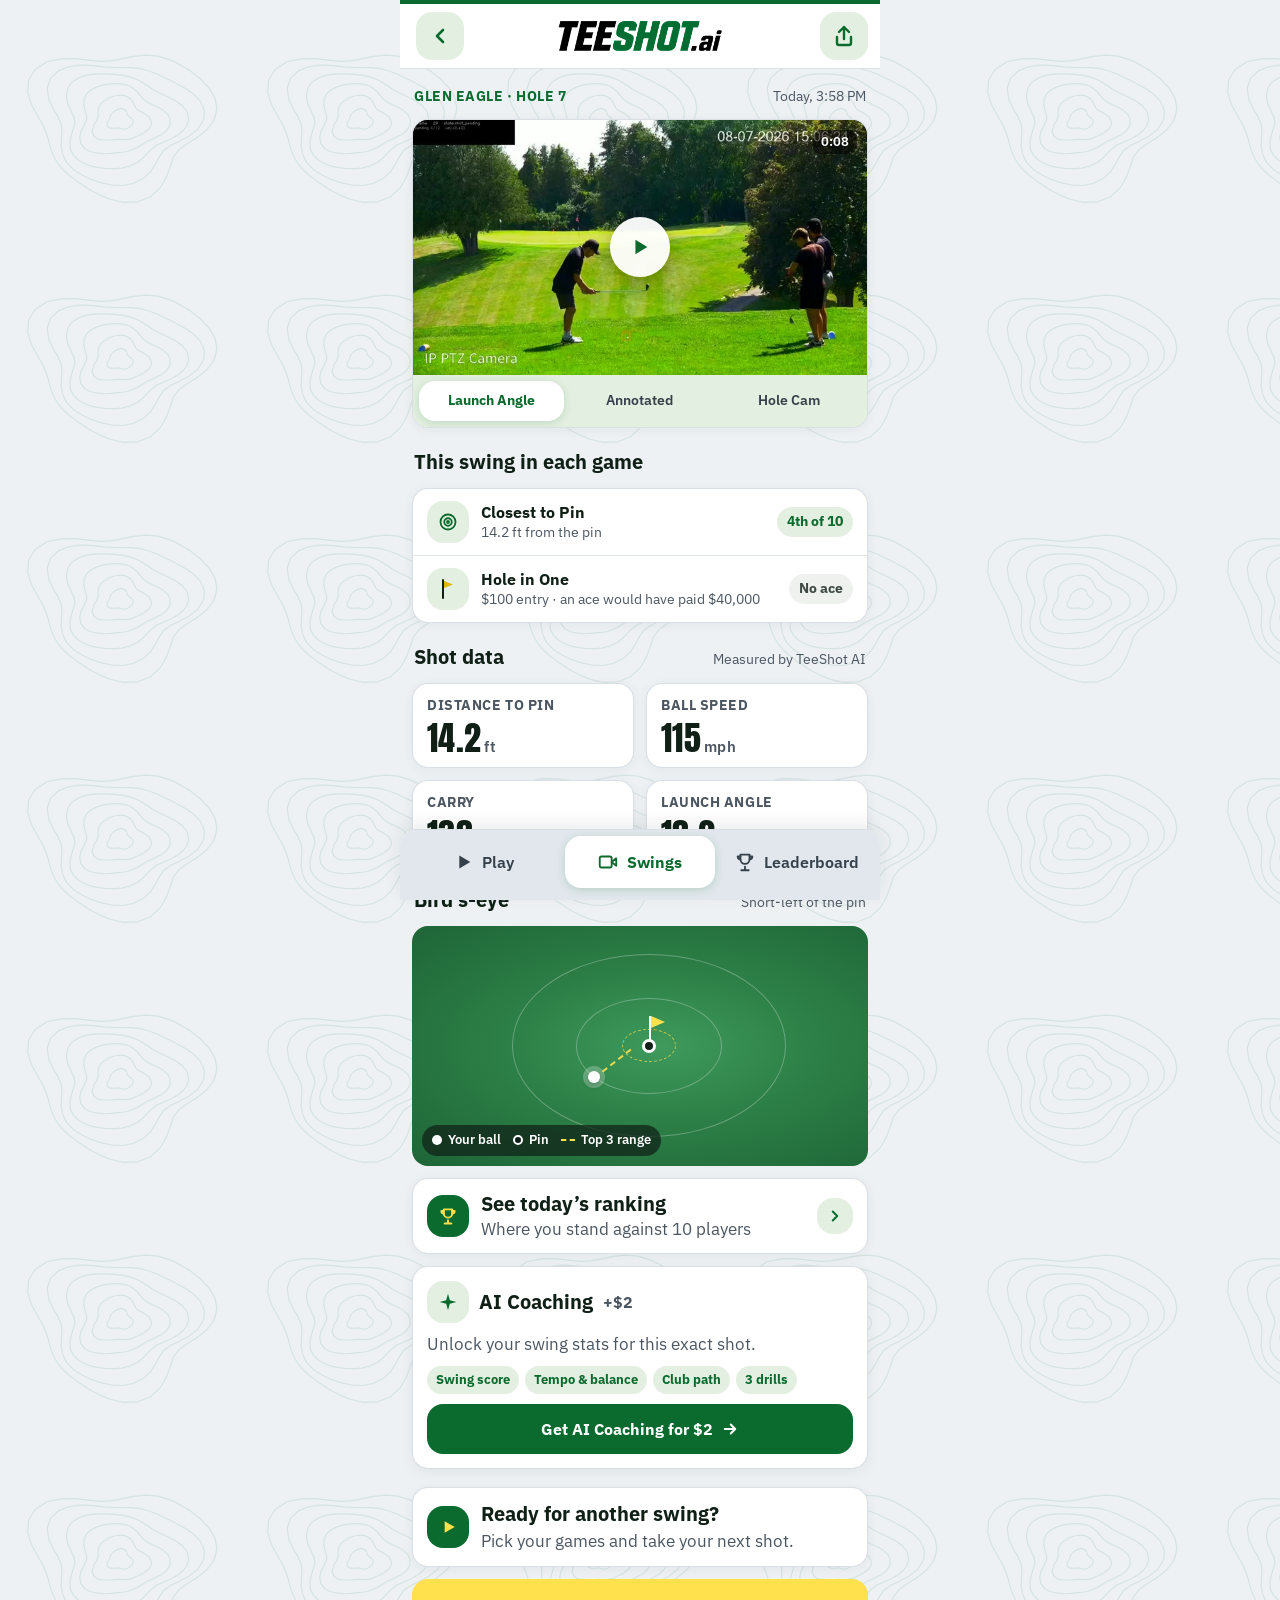
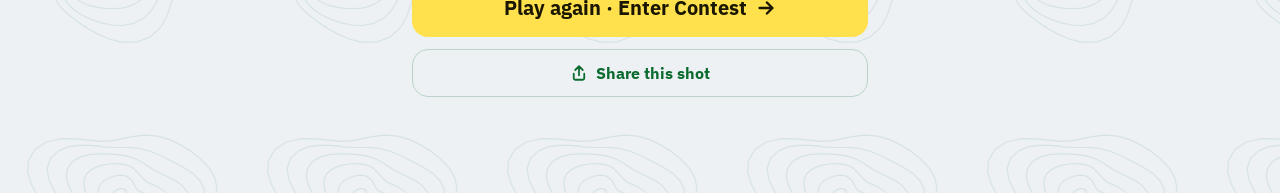
<file: Result.html>
<!doctype html>
<html lang="en">
<head>
<meta charset="utf-8">
<meta name="viewport" content="width=device-width, initial-scale=1, viewport-fit=cover">
<meta name="theme-color" content="#EDF1F4">
<meta name="apple-mobile-web-app-capable" content="yes">
<title>TeeShot · Shot Result</title>
<link rel="preconnect" href="https://fonts.googleapis.com">
<link rel="preconnect" href="https://fonts.gstatic.com" crossorigin>
<link rel="stylesheet" href="https://fonts.googleapis.com/css2?family=Anton&family=IBM+Plex+Sans:wght@400;500;600;700&display=swap">
<style>

/* TeeShot Play — Soft Fairway flat color · A-mist solid #EDF1F4 · A3-mint-original nav · whole-row select */

:root{
  --green:#0B6B2F; --green-2:#13843F; --green-deep:#0A6129; --logo-green:#006830;
  --mint:#E3EFE0; --mint-line:#D8DEE5; --mint-ink:#CDE6D3; --mint-soft:#E8F1EB;
  --fairway:#F5F8F6; --fairway-2:#EEF4F0; --fairway-3:#F1F6EF;
  --page:#EDF1F4; --page-2:#EDF1F4;
  --surface:#FFFFFF; --surface-solid:#FFFFFF; --sel-bg:#FAFDF9;
  --ink:#102017; --muted:#4C5661;
  --yellow:#FFE14D; --yellow-ink:#1A1600;
  --r:14px;
  --display:"Anton","Impact","Arial Narrow",sans-serif;
  --body:"IBM Plex Sans",system-ui,-apple-system,"Segoe UI",sans-serif;
  color-scheme:light;
}
*{box-sizing:border-box}
html{margin:0;background:#EDF1F4}
html,body{margin:0}
body{
  font-family:var(--body);color:var(--ink);font-size:16px;line-height:1.4;
  -webkit-font-smoothing:antialiased;-webkit-tap-highlight-color:transparent;
  background:#EDF1F4;
  min-height:100vh;
}
button{font:inherit;color:inherit;cursor:pointer;border:0;background:none;padding:0}
a{color:inherit;text-decoration:none}
button:focus-visible,a:focus-visible,input:focus-visible{outline:3px solid var(--yellow);outline-offset:2px}

/* No photo / texture — solid Soft Fairway field only */
.app{position:relative;z-index:1;max-width:480px;margin:0 auto;min-height:100vh;display:flex;flex-direction:column}

/* header */
.top{position:sticky;top:0;z-index:20;background:rgba(255,255,255,.98);backdrop-filter:saturate(1.2) blur(10px);-webkit-backdrop-filter:saturate(1.2) blur(10px);padding-top:env(safe-area-inset-top,0px)}
.top-row{display:flex;align-items:center;justify-content:space-between;height:58px;padding:0 max(12px,env(safe-area-inset-right,0px)) 0 max(16px,env(safe-area-inset-left,0px))}
.top-row img{height:26px;width:auto;display:block}
.hdr-clean .top{border-top:4px solid var(--green);border-bottom:1px solid rgba(216,222,229,.85)}
.menu{width:44px;height:44px;border-radius:var(--r);background:var(--mint);color:var(--green);display:flex;align-items:center;justify-content:center}

main{flex:1;display:flex;flex-direction:column;gap:8px;padding:10px max(12px,env(safe-area-inset-right,0px)) 280px max(12px,env(safe-area-inset-left,0px));background:transparent}

.course{display:flex;align-items:center;gap:10px;min-height:52px;padding:6px;border-radius:var(--r);background:var(--surface);border:1.5px solid rgba(216,222,229,.95);box-shadow:0 2px 12px rgba(16,32,23,.06)}
.badge{position:relative;width:38px;height:38px;border-radius:var(--r);background:var(--green);overflow:hidden;flex-shrink:0}
.badge::before{content:"";position:absolute;left:-6px;right:-6px;bottom:-10px;height:22px;border-radius:50%;background:#2E9A55}
.badge svg{position:absolute;left:12px;top:6px}
.course .txt{flex:1;min-width:0;display:flex;flex-direction:column}
.eyebrow{font-size:13px;font-weight:700;letter-spacing:.04em;color:var(--muted)}
.course .line{font-size:16px;white-space:nowrap;overflow:hidden;text-overflow:ellipsis}
.eyebrow span{color:var(--green)}
.soft{height:40px;padding:0 12px;border-radius:var(--r);background:transparent;color:var(--green);font-size:15px;font-weight:700;flex-shrink:0;border:1.5px solid rgba(11,107,47,.22)}

.intro{display:flex;flex-direction:column;gap:2px;padding:4px 2px 2px}
.intro .row{display:flex;align-items:center;justify-content:space-between;gap:8px}
.intro h1{margin:0;font-size:22px;line-height:1.2}
.intro p{margin:0;font-size:15px;color:var(--muted)}
.steps{display:flex;align-items:center;gap:6px;font-size:13px;font-weight:700;color:var(--green);white-space:nowrap}
.steps i{width:18px;height:6px;border-radius:3px;background:rgba(201,220,197,.85)}.steps i.on{background:var(--green)}

/* Cards — Soft Fairway mist on flat field; whole-row select */
.card{
  position:relative;display:flex;flex-direction:column;gap:2px;width:100%;
  padding:10px 12px 10px 14px;border-radius:var(--r);
  background:var(--surface);border:1.5px solid rgba(216,222,229,.95);
  text-align:left;box-shadow:0 2px 12px rgba(16,32,23,.05);
  transition:border-color .22s ease,background-color .22s ease,box-shadow .22s ease,transform .15s ease;
  overflow:hidden;
}
.card::before{
  content:"";position:absolute;left:0;top:0;bottom:0;width:0;
  background:var(--green);border-radius:var(--r) 0 0 var(--r);
  transition:width .2s ease;
}
.card.on{
  border-color:var(--green);background:var(--sel-bg);
  box-shadow:0 6px 18px rgba(11,107,47,.14);
  padding-left:16px;
}
.card.on::before{width:4px}
button.card:active,.hio-head:active{transform:scale(.985)}

.head{display:flex;align-items:center;justify-content:space-between;gap:8px;min-height:40px}
.name{display:flex;align-items:center;gap:10px;min-width:0}
.name b{font-size:18px;white-space:nowrap}
.name small{font-size:15px;font-weight:700;color:var(--muted);white-space:nowrap}
.tile{
  width:36px;height:36px;border-radius:var(--r);
  background:var(--mint);color:var(--green);
  display:flex;align-items:center;justify-content:center;flex-shrink:0;
  transition:background-color .22s ease,color .22s ease,box-shadow .22s ease;
  position:relative;
}
.card.on .tile{background:var(--green);color:var(--yellow);box-shadow:0 2px 6px rgba(11,107,47,.25)}
.chk{
  width:28px;height:28px;border-radius:50%;flex-shrink:0;
  border:2px solid #C7D3CB;background:transparent;
  display:flex;align-items:center;justify-content:center;
  transition:background .2s ease,border-color .2s ease,box-shadow .2s ease;
}
.chk svg{display:none;color:#fff}
.card.on .chk{
  background:var(--green);border-color:var(--green);
  box-shadow:0 2px 6px rgba(11,107,47,.22);
}
.card.on .chk svg{display:block}

.hio .tile{position:relative;background:var(--mint)!important;color:inherit}
.hio.on .tile{background:var(--green)!important}
.hio .tile::before{content:"";position:absolute;left:7px;bottom:7px;width:22px;height:8px;border-radius:50%;background:var(--green)}
.hio.on .tile::before{background:rgba(255,225,77,.85)}
.hio .tile svg{position:absolute;left:13px;top:5px}
.hio-title{font-family:var(--display);font-size:22px;line-height:1.1;letter-spacing:.01em}
.desc{font-size:15px;color:var(--muted)}.desc b{color:var(--green)}

.hio-head{display:flex;flex-direction:column;gap:2px;text-align:left;width:100%;transition:transform .15s ease}
.hio-open{display:flex;flex-direction:column;gap:6px;margin-top:8px;animation:open .3s ease-out}
.pair{display:flex;gap:8px}
.stepper{flex:1;display:flex;align-items:center;justify-content:space-between;gap:4px;padding:6px;border-radius:var(--r);background:var(--mint)}
.stepper button{width:44px;height:48px;border-radius:var(--r);background:#fff;color:var(--green);font-size:24px;font-weight:700;transition:transform .12s ease}
.stepper button:active{transform:scale(.94)}
.stepper button:disabled{opacity:.4}
.amt{display:flex;flex-direction:column;align-items:center}
.amt small{font-size:13px;font-weight:600;color:var(--muted)}
.amt b,.ace b{font-family:var(--display);font-weight:400;font-size:24px;line-height:1.05;font-variant-numeric:tabular-nums}
.ace{flex:1;position:relative;overflow:hidden;display:flex;flex-direction:column;align-items:center;justify-content:center;padding:6px 8px;border-radius:var(--r);background:repeating-linear-gradient(135deg,var(--green) 0 14px,var(--green-deep) 14px 28px);color:#fff}
.ace::before{content:"";position:absolute;right:-14px;top:-14px;width:46px;height:46px;border-radius:50%;border:6px solid rgba(255,225,77,.22)}
.ace::after{content:"";position:absolute;left:8px;bottom:6px;width:7px;height:7px;border-radius:50%;background:#fff;box-shadow:0 0 0 3px rgba(255,255,255,.2)}
.ace small{position:relative;display:flex;align-items:center;gap:4px;font-size:13px;font-weight:600;color:var(--mint-ink)}
.ace b{position:relative;font-size:26px;color:var(--yellow)}
.slide{display:flex;align-items:center;gap:8px;font-size:14px;font-weight:700;color:var(--muted)}
.slide input{flex:1;height:36px;margin:0;accent-color:var(--green)}

.bottom{position:fixed;left:0;right:0;bottom:0;z-index:20}
.bottom-in{max-width:480px;margin:0 auto;background:var(--surface);border-radius:var(--r) var(--r) 0 0;box-shadow:0 -6px 18px rgba(16,32,23,.08);border-top:1px solid var(--mint-line);overflow:hidden}
.dock{display:flex;align-items:center;gap:12px;padding:10px max(12px,env(safe-area-inset-right,0px)) 10px max(16px,env(safe-area-inset-left,0px))}
.sum{flex:1;min-width:0;display:flex;flex-direction:column}
.sum small{font-size:14px;font-weight:600;color:var(--muted);white-space:nowrap;overflow:hidden;text-overflow:ellipsis}
.sum .tot{display:flex;align-items:center;gap:8px}
.sum .tot b{font-family:var(--display);font-weight:400;font-size:28px;line-height:1.05;font-variant-numeric:tabular-nums}
.chips{display:flex}
.chips span{width:24px;height:24px;margin-left:-4px;border-radius:50%;background:var(--green);border:2px solid #fff;color:var(--yellow);display:flex;align-items:center;justify-content:center;font-size:10px;font-weight:800;animation:pop .28s cubic-bezier(.2,.9,.3,1.3)}
.chips span:first-child{margin-left:0}
.cta{display:flex;align-items:center;gap:8px;height:54px;padding:0 20px;border-radius:var(--r);background:var(--yellow);color:var(--yellow-ink);font-size:18px;font-weight:700;flex-shrink:0;transition:transform .12s ease,background-color .2s ease}
.cta:active{transform:scale(.96)}
.cta:disabled{background:var(--mint);color:var(--muted);padding:0 18px;font-size:16px}
.cta:disabled svg{display:none}

.toast{position:fixed;left:50%;top:calc(76px + env(safe-area-inset-top,0px));transform:translateX(-50%);z-index:40;width:max-content;max-width:90vw;padding:12px 16px;border-radius:var(--r);background:var(--ink);color:#fff;font-weight:600;font-size:15px;box-shadow:0 8px 24px rgba(0,0,0,.25)}
[hidden]{display:none!important}
@keyframes pop{from{transform:scale(.8);opacity:.4}to{transform:scale(1);opacity:1}}
@keyframes open{from{opacity:0;transform:translateY(-6px)}to{opacity:1;transform:none}}
@media (prefers-reduced-motion:reduce){*{animation:none!important;transition:none!important}}

/* Bottom nav — exact from teeshot-play-A3-mint-original.html */
nav{display:grid;grid-template-columns:repeat(3,minmax(0,1fr));gap:6px;padding:6px max(8px,env(safe-area-inset-right,0px)) calc(12px + env(safe-area-inset-bottom,0px)) max(8px,env(safe-area-inset-left,0px));background:#E1E7EC}
nav a{position:relative;display:flex;align-items:center;justify-content:center;gap:6px;height:46px;border-radius:var(--r);color:#36404A;font-size:15px;font-weight:600;transition:background-color .2s ease,color .2s ease;text-decoration:none}
nav a.cur{background:var(--surface);color:var(--green);font-weight:700;box-shadow:0 2px 8px rgba(11,107,47,.18)}
nav a.off{opacity:.38;pointer-events:none;cursor:default}


/* Course Change sheet — Soft Fairway */
.sheet-backdrop{position:fixed;inset:0;z-index:50;background:rgba(16,32,23,.45);backdrop-filter:blur(2px);-webkit-backdrop-filter:blur(2px)}
.sheet{position:fixed;left:0;right:0;bottom:0;z-index:51;max-width:480px;margin:0 auto;background:#fff;border-radius:22px 22px 0 0;box-shadow:0 -12px 40px rgba(16,32,23,.22);padding:8px 16px calc(20px + env(safe-area-inset-bottom,0px));max-height:min(72vh,560px);display:flex;flex-direction:column;animation:sheetUp .28s cubic-bezier(.2,.8,.2,1)}
.sheet-handle{width:40px;height:4px;border-radius:999px;background:#D8DEE5;margin:6px auto 12px}
.sheet-head{display:flex;align-items:center;justify-content:space-between;gap:12px;margin-bottom:10px}
.sheet-head h2{margin:0;font-size:20px;font-weight:700;color:var(--ink)}
.sheet-close{height:40px;padding:0 14px;border-radius:12px;background:var(--mint);color:var(--green);font-size:15px;line-height:1;display:flex;align-items:center;justify-content:center;font-weight:700}
.sheet-list{overflow:auto;display:flex;flex-direction:column;gap:8px;padding-bottom:4px;-webkit-overflow-scrolling:touch}
.course-opt{display:flex;align-items:center;gap:12px;width:100%;text-align:left;padding:14px 14px;border-radius:16px;border:1.5px solid rgba(216,222,229,.95);background:#FAFDF9;transition:border-color .15s,background .15s,box-shadow .15s}
.course-opt:active{transform:scale(.985)}
.course-opt.on{border-color:var(--green);background:#F0F9F2;box-shadow:inset 3px 0 0 var(--green)}
.course-opt .co-txt{flex:1;min-width:0;display:flex;flex-direction:column;gap:2px}
.course-opt .co-txt b{font-size:16px;font-weight:700;color:var(--ink)}
.course-opt .co-txt small{font-size:13px;font-weight:600;color:var(--muted);letter-spacing:.02em}
.course-opt .co-chk{width:26px;height:26px;border-radius:50%;border:2px solid #CDE6D3;display:flex;align-items:center;justify-content:center;color:transparent;flex-shrink:0;background:#fff}
.course-opt.on .co-chk{background:var(--green);border-color:var(--green);color:#FFE14D}
@keyframes sheetUp{from{transform:translateY(24px);opacity:.6}to{transform:none;opacity:1}}



/* —— Responsive scale (t183u) ——
   Base (~390 / regular iPhone): restore pre-densify comfortable spacing
   Mid ≥393 (Pro): mild breathe
   Large ≥430 (Pro Max): noticeably larger type + padding (+2–4px / roomy)
*/
:root{
  --fs-body:16px;
  --fs-title:22px;
  --fs-hio:22px;
  --fs-name:18px;
  --fs-desc:15px;
  --fs-eyebrow:13px;
  --fs-soft:15px;
  --fs-nav:15px;
  --fs-cta:18px;
  --fs-tot:28px;
  --fs-amt:26px;
  --fs-ace:24px;
  --pad-main-y:10px;
  --pad-main-b:calc(248px + env(safe-area-inset-bottom,0px));
  --gap-main:8px;
  --top-h:58px;
  --course-h:52px;
  --card-pad:10px 12px 10px 14px;
  --tile:36px;
  --chk:28px;
  --cta-h:54px;
  --nav-h:46px;
  --dock-pad-y:12px;
  --step-btn-h:48px;
  --step-btn-w:44px;
  --r:14px;
}
body{font-size:var(--fs-body);min-height:100dvh;min-height:100vh}
.app{min-height:100dvh;min-height:100vh}
.top-row{height:var(--top-h);padding:0 max(12px,env(safe-area-inset-right,0px)) 0 max(16px,env(safe-area-inset-left,0px))}
.top-row img{height:26px}
.menu{width:44px;height:44px;border-radius:var(--r)}
.menu svg{width:22px;height:22px}
main{gap:var(--gap-main);padding:var(--pad-main-y) max(12px,env(safe-area-inset-right,0px)) var(--pad-main-b) max(12px,env(safe-area-inset-left,0px))}
.course{gap:10px;min-height:var(--course-h);padding:6px;border-radius:var(--r)}
.badge{width:38px;height:38px;border-radius:var(--r)}
.eyebrow{font-size:var(--fs-eyebrow);letter-spacing:.04em}
.course .line{font-size:16px}
.soft{height:40px;padding:0 12px;font-size:var(--fs-soft);border-radius:var(--r);flex-shrink:0}
.intro{gap:2px;padding:4px 2px 2px}
.intro .row{gap:8px}
.intro h1{font-size:var(--fs-title);line-height:1.2}
.intro p{font-size:var(--fs-desc);line-height:1.35}
.steps{font-size:13px;gap:6px}
.steps i{width:16px;height:4px}
.card{gap:2px;padding:var(--card-pad);border-radius:var(--r);box-shadow:0 2px 12px rgba(16,32,23,.05)}
.card.on{padding-left:16px}
.head{min-height:36px;gap:8px}
.name{gap:10px}
.name b{font-size:var(--fs-name)}
.name small{font-size:15px}
.tile{width:var(--tile);height:var(--tile);border-radius:var(--r)}
.chk{width:var(--chk);height:var(--chk)}
.hio-title{font-size:var(--fs-hio)}
.desc{font-size:var(--fs-desc);line-height:1.35}
.hio-open{gap:6px;margin-top:8px}
.pair{gap:8px}
.stepper{padding:4px;border-radius:var(--r)}
.stepper button{width:var(--step-btn-w);height:var(--step-btn-h);font-size:24px;border-radius:var(--r)}
.amt small,.ace small{font-size:13px}
.amt b,.ace b{font-size:var(--fs-amt)}
.ace{padding:6px 8px;border-radius:var(--r)}
.ace b{font-size:var(--fs-ace)}
.slide{gap:8px;font-size:14px}
.slide input{height:36px}
.bottom-in{border-radius:16px 16px 0 0}
.dock{gap:12px;padding:var(--dock-pad-y) max(12px,env(safe-area-inset-right,0px)) var(--dock-pad-y) max(16px,env(safe-area-inset-left,0px))}
.sum{min-width:0}
.sum small{font-size:14px}
.sum .tot{gap:8px}
.sum .tot b{font-size:var(--fs-tot)}
.chips span{width:24px;height:24px;font-size:10px}
.cta{height:var(--cta-h);padding:0 20px;font-size:var(--fs-cta);border-radius:var(--r);max-width:none;white-space:nowrap}
.cta:disabled{padding:0 18px;font-size:16px}
.cta svg{flex-shrink:0;width:20px;height:20px}
.toast{top:calc(58px + env(safe-area-inset-top,0px));padding:10px 14px;font-size:14px}
nav{gap:6px;padding:6px max(8px,env(safe-area-inset-right,0px)) calc(12px + env(safe-area-inset-bottom,0px)) max(8px,env(safe-area-inset-left,0px))}
nav a{gap:6px;height:var(--nav-h);font-size:var(--fs-nav);border-radius:var(--r);padding:0 6px}
nav a svg{width:20px;height:20px;flex-shrink:0}
.sheet{padding:8px 16px calc(20px + env(safe-area-inset-bottom,0px));border-radius:20px 20px 0 0}
.sheet h2{font-size:20px}
.sheet-close{width:40px;height:40px;font-size:22px}

/* Pro (~393) — mild breathe above base */
@media (min-width:393px){
  :root{
    --fs-title:clamp(22px,5.2vw,24px);
    --fs-hio:clamp(22px,5.4vw,24px);
    --fs-name:19px;
    --fs-tot:clamp(28px,6vw,30px);
    --pad-main-y:12px;
    --gap-main:10px;
    --top-h:60px;
    --card-pad:12px 14px 12px 16px;
    --cta-h:56px;
    --nav-h:48px;
    --fs-cta:19px;
    --fs-nav:15px;
  }
  .course .line{font-size:16px}
  .name small{font-size:15px}
}

/* Pro Max (≥430) — noticeably larger type + spacing */
@media (min-width:430px){
  :root{
    --fs-body:18px;
    --fs-title:clamp(24px,5.2vw,26px);
    --fs-hio:clamp(24px,5.4vw,26px);
    --fs-name:20px;
    --fs-desc:17px;
    --fs-eyebrow:14px;
    --fs-soft:16px;
    --fs-nav:16px;
    --fs-cta:20px;
    --fs-tot:clamp(30px,6.2vw,34px);
    --fs-amt:28px;
    --fs-ace:28px;
    --pad-main-y:14px;
    --pad-main-b:calc(280px + env(safe-area-inset-bottom,0px));
    --gap-main:12px;
    --top-h:64px;
    --course-h:58px;
    --card-pad:14px 16px 14px 18px;
    --tile:42px;
    --chk:32px;
    --cta-h:58px;
    --nav-h:52px;
    --dock-pad-y:14px;
    --step-btn-h:52px;
    --step-btn-w:48px;
    --r:16px;
  }
  .top-row img{height:30px}
  .menu{width:48px;height:48px}
  .menu svg{width:24px;height:24px}
  .badge{width:42px;height:42px}
  .course .line{font-size:17px}
  .soft{height:44px;padding:0 14px;font-size:16px}
  .name small{font-size:16px}
  .amt small,.ace small{font-size:14px}
  .slide{font-size:15px}
  .slide input{height:40px}
  .sum small{font-size:15px}
  .intro p{font-size:17px}
  .steps{font-size:14px}
  .stepper button{font-size:26px}
  .chips span{width:28px;height:28px;font-size:11px}
  .cta{padding:0 22px}
  .cta:disabled{padding:0 18px;font-size:17px}
  .cta svg{width:22px;height:22px}
  nav a{gap:8px;padding:0 8px}
  nav a svg{width:22px;height:22px}
  .card{box-shadow:0 3px 14px rgba(16,32,23,.06)}
  .toast{top:calc(64px + env(safe-area-inset-top,0px));padding:12px 16px;font-size:15px}
  .sheet h2{font-size:22px}
  .sheet-close{width:44px;height:44px}
}



/* ===== Shared app pages (Swings · Result · Leaderboard) — same Soft Fairway tokens ===== */
main.page{padding-bottom:calc(96px + env(safe-area-inset-bottom,0px))}
main.page.has-dock{padding-bottom:calc(176px + env(safe-area-inset-bottom,0px))}
.panel{background:var(--surface);border:1.5px solid rgba(216,222,229,.95);border-radius:var(--r);box-shadow:0 2px 12px rgba(16,32,23,.05)}
.label{font-size:var(--fs-eyebrow);font-weight:700;letter-spacing:.04em;color:var(--muted);text-transform:uppercase}
.label span{color:var(--green)}
.big{font-family:var(--display);font-weight:400;line-height:1.05;letter-spacing:.01em;font-variant-numeric:tabular-nums}
.chips-row{display:flex;gap:8px;overflow-x:auto;margin:0 calc(-1 * max(12px,env(safe-area-inset-left,0px)));padding:2px max(12px,env(safe-area-inset-left,0px)) 4px;scrollbar-width:none}
.chips-row::-webkit-scrollbar{display:none}
.chip{flex-shrink:0;display:inline-flex;align-items:center;gap:6px;height:42px;padding:0 14px;border-radius:var(--r);border:1.5px solid rgba(216,222,229,.95);background:var(--surface);font-size:15px;font-weight:600;color:#36404A;white-space:nowrap;transition:background-color .2s,color .2s,border-color .2s}
.chip.on{background:var(--green);border-color:var(--green);color:#fff;font-weight:700}
.tag{display:inline-flex;align-items:center;gap:5px;height:28px;padding:0 9px;border-radius:var(--r);background:var(--mint);color:var(--green);font-size:13px;font-weight:700;white-space:nowrap}
.tag svg{flex-shrink:0}
.res{display:inline-flex;align-items:center;gap:5px;height:30px;padding:0 10px;border-radius:var(--r);font-size:14px;font-weight:700;white-space:nowrap}
.res.won{background:var(--yellow);color:var(--yellow-ink)}
.res.rank{background:var(--mint);color:var(--green)}
.res.wait{background:#FFF4CC;color:#5C4600}
.res.miss{background:#EEF1EE;color:#3E4A42}
.link{display:inline-flex;align-items:center;gap:4px;font-size:15px;font-weight:700;color:var(--green)}
.row-card{display:flex;align-items:center;gap:12px;width:100%;padding:12px 14px;text-align:left}
.row-card .grow{flex:1;min-width:0;display:flex;flex-direction:column;gap:2px}
.row-card b{font-size:var(--fs-name);line-height:1.25}
.row-card small{font-size:var(--fs-desc);color:var(--muted)}
.arrow{width:36px;height:36px;border-radius:var(--r);background:var(--mint);color:var(--green);display:flex;align-items:center;justify-content:center;flex-shrink:0}
.tile.gold{background:var(--green);color:var(--yellow)}
.dock .cta{flex:1;justify-content:center}
.dock .soft{height:var(--cta-h);padding:0 16px;display:inline-flex;align-items:center;gap:6px}
a.cta{text-decoration:none}
.top-row .back{display:inline-flex;align-items:center;gap:4px;height:44px;padding:0 14px 0 8px;border-radius:var(--r);background:var(--mint);color:var(--green);font-size:15px;font-weight:700}
.top-row .title{font-size:17px;font-weight:700}
.fade-in{animation:open .3s ease-out}

/* ===== Shot Result ===== */
.top-row{position:relative}
.top-row .center-logo{position:absolute;left:50%;top:50%;transform:translate(-50%,-50%)}
a.menu{text-decoration:none}
.ctx{display:flex;align-items:baseline;justify-content:space-between;gap:8px;padding:4px 2px 0}
.ctx .when{font-size:14px;color:var(--muted);white-space:nowrap}
.again{display:flex;align-items:center;gap:12px;padding:12px 14px;margin-top:6px}
.again .grow{flex:1;min-width:0;display:flex;flex-direction:column;gap:2px}
.again b{font-size:var(--fs-name)}
.again small{font-size:var(--fs-desc);color:var(--muted)}
.play-again{justify-content:center;width:100%}
.share-link{display:flex;align-items:center;justify-content:center;gap:8px;width:100%;height:48px}
.verdict{padding:14px 14px 14px 16px;display:flex;flex-direction:column;gap:4px}
.verdict .big{font-size:44px;color:var(--ink)}
.verdict p{margin:0;font-size:var(--fs-desc);color:var(--muted)}
.verdict p b{color:var(--ink)}
.video{overflow:hidden;padding:0}
.video .frame{position:relative;aspect-ratio:16/9;max-width:100%;background:#1E3A28}
.video .frame img{position:absolute;inset:0;width:100%;height:100%;object-fit:cover;display:block}
.video .frame .playbtn{position:absolute;left:50%;top:50%;width:60px;height:60px;margin:-30px 0 0 -30px;border-radius:50%;background:rgba(255,255,255,.95);color:var(--green);display:flex;align-items:center;justify-content:center;box-shadow:0 6px 18px rgba(0,0,0,.3);transition:transform .15s}
.video .frame .playbtn:active{transform:scale(.94)}
.video .frame .len{position:absolute;right:10px;top:10px;padding:3px 8px;border-radius:8px;background:rgba(0,0,0,.55);color:#fff;font-size:13px;font-weight:600}
.angles{display:grid;grid-template-columns:repeat(3,minmax(0,1fr));gap:4px;padding:6px;background:var(--mint)}
.angles button{height:40px;border-radius:var(--r);font-size:14px;font-weight:600;color:#36404A;transition:background-color .2s,color .2s}
.angles button.on{background:var(--surface);color:var(--green);font-weight:700;box-shadow:0 2px 8px rgba(11,107,47,.16)}
.section-title{display:flex;align-items:baseline;justify-content:space-between;gap:8px;padding:8px 2px 0}
.section-title h2{margin:0;font-size:var(--fs-name);font-weight:700}
.section-title small{font-size:14px;color:var(--muted)}
.games{display:flex;flex-direction:column}
.games .g{display:flex;align-items:center;gap:12px;padding:12px 14px;border-top:1px solid rgba(216,222,229,.8)}
.games .g:first-child{border-top:0}
.games .g .grow{flex:1;min-width:0;display:flex;flex-direction:column}
.games .g b{font-size:16px}
.games .g small{font-size:14px;color:var(--muted)}
.stats{display:grid;grid-template-columns:repeat(2,minmax(0,1fr));gap:var(--gap-main)}
.stat{padding:12px 14px;display:flex;flex-direction:column;gap:4px}
.stat .big{font-size:30px}
.stat .big small{font-family:var(--body);font-size:15px;font-weight:600;color:var(--muted);margin-left:3px}
.birds{position:relative;height:210px;border-radius:var(--r);overflow:hidden;background:radial-gradient(ellipse at 55% 50%,#3F9A5C 0%,#2C7F46 45%,#1E6537 100%)}
.birds .ring{position:absolute;border-radius:50%;border:1.5px solid rgba(255,255,255,.28)}
.birds .pin{position:absolute;width:14px;height:14px;margin:-7px 0 0 -7px;border-radius:50%;background:#102017;border:3px solid #fff}
.birds .flag{position:absolute;width:2px;height:30px;background:#fff}
.birds .flag::after{content:"";position:absolute;left:2px;top:0;border-left:14px solid var(--yellow);border-top:6px solid transparent;border-bottom:6px solid transparent}
.birds .ball{position:absolute;width:12px;height:12px;margin:-6px 0 0 -6px;border-radius:50%;background:#fff;box-shadow:0 0 0 5px rgba(255,255,255,.25),0 2px 6px rgba(0,0,0,.35)}
.birds .line{position:absolute;height:0;border-top:2px dashed rgba(255,225,77,.9);transform-origin:0 0}
.birds .legend{position:absolute;left:10px;bottom:10px;display:flex;gap:12px;padding:6px 10px;border-radius:var(--r);background:rgba(16,32,23,.72);color:#fff;font-size:13px;font-weight:600}
.birds .legend span{display:inline-flex;align-items:center;gap:6px}
.birds .legend i{width:10px;height:10px;border-radius:50%;background:#fff;display:inline-block}
.birds .legend i.p{background:#102017;border:2px solid #fff;box-sizing:border-box}
.birds .legend i.d{width:14px;height:0;border-radius:0;border-top:2px dashed var(--yellow);background:none}
.coach-card{padding:14px;display:flex;flex-direction:column;gap:10px}
.coach-card .head{min-height:0}
.coach-card .feats{display:flex;flex-wrap:wrap;gap:6px}
.coach-card .buy{display:flex;align-items:center;justify-content:center;gap:8px;height:50px;border-radius:var(--r);background:var(--green);color:#fff;font-size:16px;font-weight:700}
@media (min-width:430px){.verdict .big{font-size:50px}.stat .big{font-size:34px}.birds{height:240px}}

/* Fog + green contours background */
html,body{background-color:#EDF1F4}
body{background-image:url(img/bg-contour.svg);background-size:240px 240px;background-repeat:repeat}
</style>
</head>
<body class="hdr-clean">
<div class="app">
  <header class="top">
    <div class="top-row">
      <a class="menu" href="Swings.html" aria-label="Back"><svg width="22" height="22" viewBox="0 0 24 24" fill="none" stroke="currentColor" stroke-width="2.6" stroke-linecap="round" stroke-linejoin="round" aria-hidden="true"><path d="M15 6l-6 6 6 6"/></svg></a>
      <img class="center-logo" src="logo.png" alt="TeeShot.ai">
      <button class="menu" type="button" aria-label="Share this shot" data-toast="Share opens here in the full app.">
        <svg width="20" height="20" viewBox="0 0 24 24" fill="none" stroke="currentColor" stroke-width="2.4" stroke-linecap="round" stroke-linejoin="round" aria-hidden="true"><path d="M12 3v12M7 8l5-5 5 5"/><path d="M5 13v6a2 2 0 0 0 2 2h10a2 2 0 0 0 2-2v-6"/></svg>
      </button>
    </div>
  </header>

  <main class="page">
    <div class="ctx">
      <span class="label"><span>Glen Eagle · Hole 7</span></span>
      <span class="when">Today, 3:58 PM</span>
    </div>

    <section class="panel video" aria-label="Swing video">
      <div class="frame">
        <img id="frame-img" src="img/shot-488e51c7.jpg" alt="Swing video, launch angle">
        <span class="len">0:08</span>
        <button class="playbtn" type="button" aria-label="Play swing video" data-toast="Video plays here in the full app."><svg width="22" height="22" viewBox="0 0 24 24" fill="currentColor" aria-hidden="true"><path d="M7 4l13 8-13 8V4z"/></svg></button>
      </div>
      <div class="angles" role="tablist" aria-label="Camera angle">
        <button class="on" type="button" data-img="img/shot-488e51c7.jpg" data-name="launch angle">Launch Angle</button>
        <button type="button" data-img="img/shot-16c23393.jpg" data-name="annotated">Annotated</button>
        <button type="button" data-img="img/hio-cup.jpg" data-name="hole cam">Hole Cam</button>
      </div>
    </section>

    <div class="section-title"><h2>This swing in each game</h2></div>
    <section class="panel games">
      <div class="g">
        <span class="tile" aria-hidden="true"><svg width="20" height="20" viewBox="0 0 24 24" fill="none" stroke="currentColor" stroke-width="2.2"><circle cx="12" cy="12" r="9"/><circle cx="12" cy="12" r="4.5"/><circle cx="12" cy="12" r="1.2" fill="currentColor"/></svg></span>
        <span class="grow"><b>Closest to Pin</b><small>14.2 ft from the pin</small></span>
        <span class="res rank">4th of 10</span>
      </div>
      <div class="g">
        <span class="tile" aria-hidden="true" style="position:relative"><svg width="14" height="22" viewBox="0 0 14 22" fill="none"><path d="M2 2v18" stroke="#102017" stroke-width="2" stroke-linecap="round"/><path d="M3 3l9 3.5-9 3.5z" fill="#E0B400"/></svg></span>
        <span class="grow"><b>Hole in One</b><small>$100 entry · an ace would have paid $40,000</small></span>
        <span class="res miss">No ace</span>
      </div>
    </section>

    <div class="section-title"><h2>Shot data</h2><small>Measured by TeeShot AI</small></div>
    <section class="stats">
      <div class="panel stat"><span class="label">Distance to pin</span><span class="big">14.2<small>ft</small></span></div>
      <div class="panel stat"><span class="label">Ball speed</span><span class="big">115<small>mph</small></span></div>
      <div class="panel stat"><span class="label">Carry</span><span class="big">138<small>yd</small></span></div>
      <div class="panel stat"><span class="label">Launch angle</span><span class="big">18.2<small>°</small></span></div>
    </section>

    <div class="section-title"><h2>Bird’s-eye</h2><small>Short-left of the pin</small></div>
    <section class="birds" aria-label="Bird’s-eye view: your ball finished 14.2 feet short-left of the pin">
      <span class="ring" style="left:22%;top:12%;width:60%;height:76%"></span>
      <span class="ring" style="left:36%;top:30%;width:32%;height:40%"></span>
      <span class="ring" style="left:46%;top:43%;width:12%;height:14%;border-style:dashed;border-color:rgba(255,225,77,.7)"></span>
      <span class="line" style="left:40%;top:63%;width:46px;transform:rotate(-38deg)"></span>
      <span class="flag" style="left:52%;top:calc(50% - 30px)"></span>
      <span class="pin" style="left:52%;top:50%"></span>
      <span class="ball" style="left:40%;top:63%"></span>
      <span class="legend"><span><i></i>Your ball</span><span><i class="p"></i>Pin</span><span><i class="d"></i>Top 3 range</span></span>
    </section>

    <a class="panel row-card" href="Leaderboard.html">
      <span class="tile gold" aria-hidden="true"><svg width="20" height="20" viewBox="0 0 24 24" fill="none" stroke="currentColor" stroke-width="2.2" stroke-linecap="round" stroke-linejoin="round"><path d="M8 21h8M12 17v4M7 4h10v5a5 5 0 0 1-10 0V4z"/><path d="M17 6h3a3 3 0 0 1-3 3M7 6H4a3 3 0 0 0 3 3"/></svg></span>
      <span class="grow"><b>See today’s ranking</b><small>Where you stand against 10 players</small></span>
      <span class="arrow" aria-hidden="true"><svg width="18" height="18" viewBox="0 0 24 24" fill="none" stroke="currentColor" stroke-width="2.6" stroke-linecap="round" stroke-linejoin="round"><path d="M9 6l6 6-6 6"/></svg></span>
    </a>

    <section class="card coach-card" id="coach">
      <span class="head">
        <span class="name"><span class="tile" aria-hidden="true"><svg width="20" height="20" viewBox="0 0 24 24" fill="currentColor"><path d="M12 2l2.2 7.8L22 12l-7.8 2.2L12 22l-2.2-7.8L2 12l7.8-2.2z"/></svg></span><b>AI Coaching</b><small>+$2</small></span>
      </span>
      <span class="desc">Unlock your swing stats for this exact shot.</span>
      <span class="feats"><span class="tag">Swing score</span><span class="tag">Tempo &amp; balance</span><span class="tag">Club path</span><span class="tag">3 drills</span></span>
      <button class="buy" type="button" id="buy">Get AI Coaching for $2
        <svg width="18" height="18" viewBox="0 0 24 24" fill="none" stroke="currentColor" stroke-width="2.6" stroke-linecap="round" stroke-linejoin="round" aria-hidden="true"><path d="M5 12h14M13 6l6 6-6 6"/></svg>
      </button>
    </section>

    <section class="panel again">
      <span class="tile gold" aria-hidden="true"><svg width="20" height="20" viewBox="0 0 24 24" fill="currentColor"><path d="M8 5l12 7-12 7V5z"/></svg></span>
      <span class="grow"><b>Ready for another swing?</b><small>Pick your games and take your next shot.</small></span>
    </section>
    <a class="cta play-again" href="Play.html">Play again · Enter Contest
      <svg width="20" height="20" viewBox="0 0 24 24" fill="none" stroke="currentColor" stroke-width="2.6" stroke-linecap="round" stroke-linejoin="round" aria-hidden="true"><path d="M5 12h14M13 6l6 6-6 6"/></svg>
    </a>
    <button class="soft share-link" type="button" data-toast="Share opens here in the full app."><svg width="18" height="18" viewBox="0 0 24 24" fill="none" stroke="currentColor" stroke-width="2.4" stroke-linecap="round" stroke-linejoin="round" aria-hidden="true"><path d="M12 3v12M7 8l5-5 5 5"/><path d="M5 13v6a2 2 0 0 0 2 2h10a2 2 0 0 0 2-2v-6"/></svg>Share this shot</button>
  </main>

  <div class="bottom">
    <div class="bottom-in">
      <nav aria-label="App">
        <a href="Play.html"><svg width="20" height="20" viewBox="0 0 24 24" fill="currentColor" aria-hidden="true"><path d="M8 5l12 7-12 7V5z"/></svg>Play</a>
        <a href="Swings.html" class="cur" aria-current="page"><svg width="20" height="20" viewBox="0 0 24 24" fill="none" stroke="currentColor" stroke-width="2" stroke-linecap="round" stroke-linejoin="round" aria-hidden="true"><rect x="3" y="6" width="13" height="12" rx="2"/><path d="M21 8l-5 4 5 4V8z"/></svg>Swings</a>
        <a href="Leaderboard.html"><svg width="18" height="18" viewBox="0 0 24 24" fill="none" stroke="currentColor" stroke-width="2" stroke-linecap="round" stroke-linejoin="round" aria-hidden="true"><path d="M8 21h8M12 17v4M7 4h10v5a5 5 0 0 1-10 0V4z"/><path d="M17 6h3a3 3 0 0 1-3 3M7 6H4a3 3 0 0 0 3 3"/></svg>Leaderboard</a>
      </nav>
    </div>
  </div>
  <div class="toast" id="toast" role="status" hidden></div>
</div>

<script>
(function () {
  var $ = function (id) { return document.getElementById(id); };
  var t;
  function toast(m) { var el = $('toast'); el.textContent = m; el.hidden = false; clearTimeout(t); t = setTimeout(function () { el.hidden = true; }, 2400); }
  document.querySelectorAll('.angles button').forEach(function (b) {
    b.addEventListener('click', function () {
      document.querySelectorAll('.angles button').forEach(function (x) { x.classList.toggle('on', x === b); });
      $('frame-img').src = b.dataset.img; $('frame-img').alt = 'Swing video, ' + b.dataset.name;
    });
  });
  $('buy').addEventListener('click', function () {
    var c = $('coach'); c.classList.add('on');
    $('buy').textContent = 'AI Coaching added · building your report';
    toast('AI Coaching added for $2. Your report will be ready shortly.');
  });
  document.querySelectorAll('[data-toast]').forEach(function (el) { el.addEventListener('click', function (e) { e.preventDefault(); toast(el.dataset.toast); }); });
})();
</script>
</body>
</html>
</file>
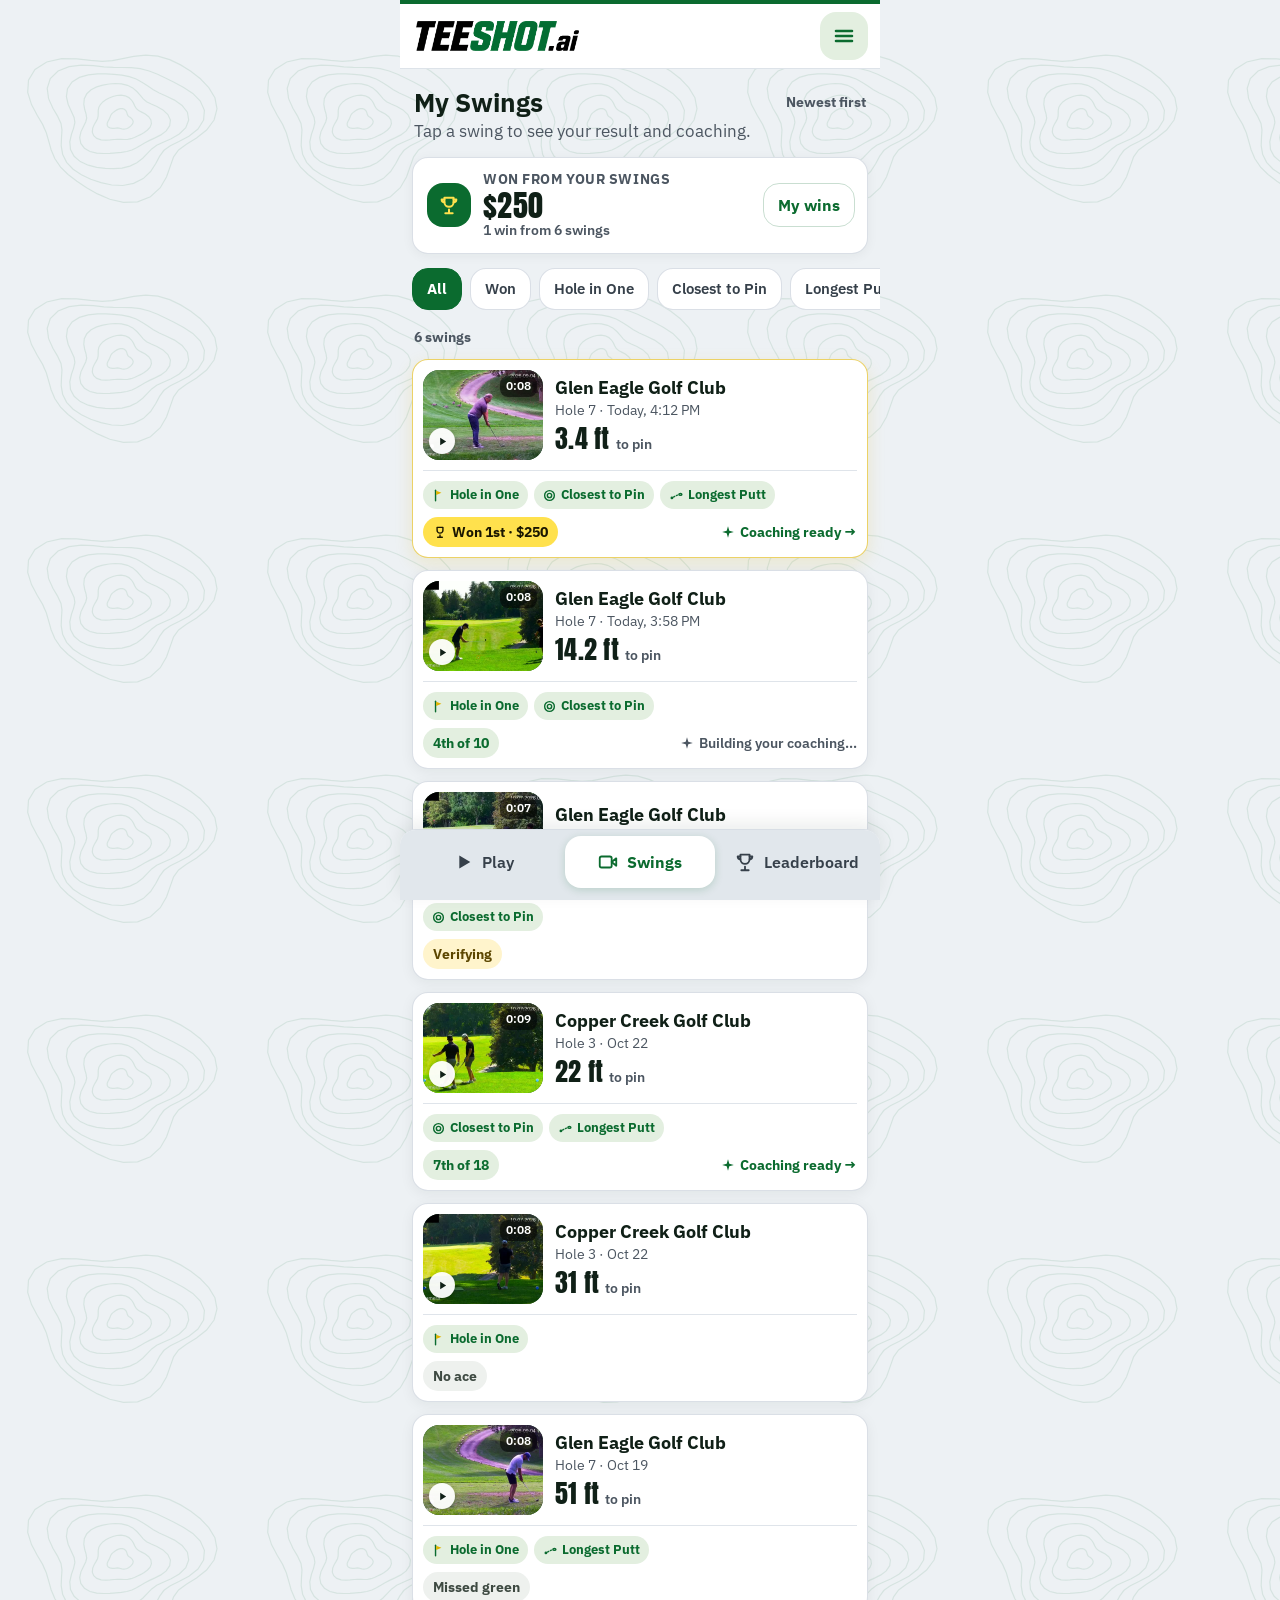
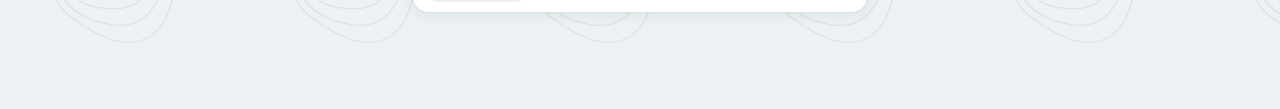
<file: Swings.html>
<!doctype html>
<html lang="en">
<head>
<meta charset="utf-8">
<meta name="viewport" content="width=device-width, initial-scale=1, viewport-fit=cover">
<meta name="theme-color" content="#EDF1F4">
<meta name="apple-mobile-web-app-capable" content="yes">
<title>TeeShot · My Swings</title>
<link rel="preconnect" href="https://fonts.googleapis.com">
<link rel="preconnect" href="https://fonts.gstatic.com" crossorigin>
<link rel="stylesheet" href="https://fonts.googleapis.com/css2?family=Anton&family=IBM+Plex+Sans:wght@400;500;600;700&display=swap">
<style>

/* TeeShot Play — Soft Fairway flat color · A-mist solid #EDF1F4 · A3-mint-original nav · whole-row select */

:root{
  --green:#0B6B2F; --green-2:#13843F; --green-deep:#0A6129; --logo-green:#006830;
  --mint:#E3EFE0; --mint-line:#D8DEE5; --mint-ink:#CDE6D3; --mint-soft:#E8F1EB;
  --fairway:#F5F8F6; --fairway-2:#EEF4F0; --fairway-3:#F1F6EF;
  --page:#EDF1F4; --page-2:#EDF1F4;
  --surface:#FFFFFF; --surface-solid:#FFFFFF; --sel-bg:#FAFDF9;
  --ink:#102017; --muted:#4C5661;
  --yellow:#FFE14D; --yellow-ink:#1A1600;
  --r:14px;
  --display:"Anton","Impact","Arial Narrow",sans-serif;
  --body:"IBM Plex Sans",system-ui,-apple-system,"Segoe UI",sans-serif;
  color-scheme:light;
}
*{box-sizing:border-box}
html{margin:0;background:#EDF1F4}
html,body{margin:0}
body{
  font-family:var(--body);color:var(--ink);font-size:16px;line-height:1.4;
  -webkit-font-smoothing:antialiased;-webkit-tap-highlight-color:transparent;
  background:#EDF1F4;
  min-height:100vh;
}
button{font:inherit;color:inherit;cursor:pointer;border:0;background:none;padding:0}
a{color:inherit;text-decoration:none}
button:focus-visible,a:focus-visible,input:focus-visible{outline:3px solid var(--yellow);outline-offset:2px}

/* No photo / texture — solid Soft Fairway field only */
.app{position:relative;z-index:1;max-width:480px;margin:0 auto;min-height:100vh;display:flex;flex-direction:column}

/* header */
.top{position:sticky;top:0;z-index:20;background:rgba(255,255,255,.98);backdrop-filter:saturate(1.2) blur(10px);-webkit-backdrop-filter:saturate(1.2) blur(10px);padding-top:env(safe-area-inset-top,0px)}
.top-row{display:flex;align-items:center;justify-content:space-between;height:58px;padding:0 max(12px,env(safe-area-inset-right,0px)) 0 max(16px,env(safe-area-inset-left,0px))}
.top-row img{height:26px;width:auto;display:block}
.hdr-clean .top{border-top:4px solid var(--green);border-bottom:1px solid rgba(216,222,229,.85)}
.menu{width:44px;height:44px;border-radius:var(--r);background:var(--mint);color:var(--green);display:flex;align-items:center;justify-content:center}

main{flex:1;display:flex;flex-direction:column;gap:8px;padding:10px max(12px,env(safe-area-inset-right,0px)) 280px max(12px,env(safe-area-inset-left,0px));background:transparent}

.course{display:flex;align-items:center;gap:10px;min-height:52px;padding:6px;border-radius:var(--r);background:var(--surface);border:1.5px solid rgba(216,222,229,.95);box-shadow:0 2px 12px rgba(16,32,23,.06)}
.badge{position:relative;width:38px;height:38px;border-radius:var(--r);background:var(--green);overflow:hidden;flex-shrink:0}
.badge::before{content:"";position:absolute;left:-6px;right:-6px;bottom:-10px;height:22px;border-radius:50%;background:#2E9A55}
.badge svg{position:absolute;left:12px;top:6px}
.course .txt{flex:1;min-width:0;display:flex;flex-direction:column}
.eyebrow{font-size:13px;font-weight:700;letter-spacing:.04em;color:var(--muted)}
.course .line{font-size:16px;white-space:nowrap;overflow:hidden;text-overflow:ellipsis}
.eyebrow span{color:var(--green)}
.soft{height:40px;padding:0 12px;border-radius:var(--r);background:transparent;color:var(--green);font-size:15px;font-weight:700;flex-shrink:0;border:1.5px solid rgba(11,107,47,.22)}

.intro{display:flex;flex-direction:column;gap:2px;padding:4px 2px 2px}
.intro .row{display:flex;align-items:center;justify-content:space-between;gap:8px}
.intro h1{margin:0;font-size:22px;line-height:1.2}
.intro p{margin:0;font-size:15px;color:var(--muted)}
.steps{display:flex;align-items:center;gap:6px;font-size:13px;font-weight:700;color:var(--green);white-space:nowrap}
.steps i{width:18px;height:6px;border-radius:3px;background:rgba(201,220,197,.85)}.steps i.on{background:var(--green)}

/* Cards — Soft Fairway mist on flat field; whole-row select */
.card{
  position:relative;display:flex;flex-direction:column;gap:2px;width:100%;
  padding:10px 12px 10px 14px;border-radius:var(--r);
  background:var(--surface);border:1.5px solid rgba(216,222,229,.95);
  text-align:left;box-shadow:0 2px 12px rgba(16,32,23,.05);
  transition:border-color .22s ease,background-color .22s ease,box-shadow .22s ease,transform .15s ease;
  overflow:hidden;
}
.card::before{
  content:"";position:absolute;left:0;top:0;bottom:0;width:0;
  background:var(--green);border-radius:var(--r) 0 0 var(--r);
  transition:width .2s ease;
}
.card.on{
  border-color:var(--green);background:var(--sel-bg);
  box-shadow:0 6px 18px rgba(11,107,47,.14);
  padding-left:16px;
}
.card.on::before{width:4px}
button.card:active,.hio-head:active{transform:scale(.985)}

.head{display:flex;align-items:center;justify-content:space-between;gap:8px;min-height:40px}
.name{display:flex;align-items:center;gap:10px;min-width:0}
.name b{font-size:18px;white-space:nowrap}
.name small{font-size:15px;font-weight:700;color:var(--muted);white-space:nowrap}
.tile{
  width:36px;height:36px;border-radius:var(--r);
  background:var(--mint);color:var(--green);
  display:flex;align-items:center;justify-content:center;flex-shrink:0;
  transition:background-color .22s ease,color .22s ease,box-shadow .22s ease;
  position:relative;
}
.card.on .tile{background:var(--green);color:var(--yellow);box-shadow:0 2px 6px rgba(11,107,47,.25)}
.chk{
  width:28px;height:28px;border-radius:50%;flex-shrink:0;
  border:2px solid #C7D3CB;background:transparent;
  display:flex;align-items:center;justify-content:center;
  transition:background .2s ease,border-color .2s ease,box-shadow .2s ease;
}
.chk svg{display:none;color:#fff}
.card.on .chk{
  background:var(--green);border-color:var(--green);
  box-shadow:0 2px 6px rgba(11,107,47,.22);
}
.card.on .chk svg{display:block}

.hio .tile{position:relative;background:var(--mint)!important;color:inherit}
.hio.on .tile{background:var(--green)!important}
.hio .tile::before{content:"";position:absolute;left:7px;bottom:7px;width:22px;height:8px;border-radius:50%;background:var(--green)}
.hio.on .tile::before{background:rgba(255,225,77,.85)}
.hio .tile svg{position:absolute;left:13px;top:5px}
.hio-title{font-family:var(--display);font-size:22px;line-height:1.1;letter-spacing:.01em}
.desc{font-size:15px;color:var(--muted)}.desc b{color:var(--green)}

.hio-head{display:flex;flex-direction:column;gap:2px;text-align:left;width:100%;transition:transform .15s ease}
.hio-open{display:flex;flex-direction:column;gap:6px;margin-top:8px;animation:open .3s ease-out}
.pair{display:flex;gap:8px}
.stepper{flex:1;display:flex;align-items:center;justify-content:space-between;gap:4px;padding:6px;border-radius:var(--r);background:var(--mint)}
.stepper button{width:44px;height:48px;border-radius:var(--r);background:#fff;color:var(--green);font-size:24px;font-weight:700;transition:transform .12s ease}
.stepper button:active{transform:scale(.94)}
.stepper button:disabled{opacity:.4}
.amt{display:flex;flex-direction:column;align-items:center}
.amt small{font-size:13px;font-weight:600;color:var(--muted)}
.amt b,.ace b{font-family:var(--display);font-weight:400;font-size:24px;line-height:1.05;font-variant-numeric:tabular-nums}
.ace{flex:1;position:relative;overflow:hidden;display:flex;flex-direction:column;align-items:center;justify-content:center;padding:6px 8px;border-radius:var(--r);background:repeating-linear-gradient(135deg,var(--green) 0 14px,var(--green-deep) 14px 28px);color:#fff}
.ace::before{content:"";position:absolute;right:-14px;top:-14px;width:46px;height:46px;border-radius:50%;border:6px solid rgba(255,225,77,.22)}
.ace::after{content:"";position:absolute;left:8px;bottom:6px;width:7px;height:7px;border-radius:50%;background:#fff;box-shadow:0 0 0 3px rgba(255,255,255,.2)}
.ace small{position:relative;display:flex;align-items:center;gap:4px;font-size:13px;font-weight:600;color:var(--mint-ink)}
.ace b{position:relative;font-size:26px;color:var(--yellow)}
.slide{display:flex;align-items:center;gap:8px;font-size:14px;font-weight:700;color:var(--muted)}
.slide input{flex:1;height:36px;margin:0;accent-color:var(--green)}

.bottom{position:fixed;left:0;right:0;bottom:0;z-index:20}
.bottom-in{max-width:480px;margin:0 auto;background:var(--surface);border-radius:var(--r) var(--r) 0 0;box-shadow:0 -6px 18px rgba(16,32,23,.08);border-top:1px solid var(--mint-line);overflow:hidden}
.dock{display:flex;align-items:center;gap:12px;padding:10px max(12px,env(safe-area-inset-right,0px)) 10px max(16px,env(safe-area-inset-left,0px))}
.sum{flex:1;min-width:0;display:flex;flex-direction:column}
.sum small{font-size:14px;font-weight:600;color:var(--muted);white-space:nowrap;overflow:hidden;text-overflow:ellipsis}
.sum .tot{display:flex;align-items:center;gap:8px}
.sum .tot b{font-family:var(--display);font-weight:400;font-size:28px;line-height:1.05;font-variant-numeric:tabular-nums}
.chips{display:flex}
.chips span{width:24px;height:24px;margin-left:-4px;border-radius:50%;background:var(--green);border:2px solid #fff;color:var(--yellow);display:flex;align-items:center;justify-content:center;font-size:10px;font-weight:800;animation:pop .28s cubic-bezier(.2,.9,.3,1.3)}
.chips span:first-child{margin-left:0}
.cta{display:flex;align-items:center;gap:8px;height:54px;padding:0 20px;border-radius:var(--r);background:var(--yellow);color:var(--yellow-ink);font-size:18px;font-weight:700;flex-shrink:0;transition:transform .12s ease,background-color .2s ease}
.cta:active{transform:scale(.96)}
.cta:disabled{background:var(--mint);color:var(--muted);padding:0 18px;font-size:16px}
.cta:disabled svg{display:none}

.toast{position:fixed;left:50%;top:calc(76px + env(safe-area-inset-top,0px));transform:translateX(-50%);z-index:40;width:max-content;max-width:90vw;padding:12px 16px;border-radius:var(--r);background:var(--ink);color:#fff;font-weight:600;font-size:15px;box-shadow:0 8px 24px rgba(0,0,0,.25)}
[hidden]{display:none!important}
@keyframes pop{from{transform:scale(.8);opacity:.4}to{transform:scale(1);opacity:1}}
@keyframes open{from{opacity:0;transform:translateY(-6px)}to{opacity:1;transform:none}}
@media (prefers-reduced-motion:reduce){*{animation:none!important;transition:none!important}}

/* Bottom nav — exact from teeshot-play-A3-mint-original.html */
nav{display:grid;grid-template-columns:repeat(3,minmax(0,1fr));gap:6px;padding:6px max(8px,env(safe-area-inset-right,0px)) calc(12px + env(safe-area-inset-bottom,0px)) max(8px,env(safe-area-inset-left,0px));background:#E1E7EC}
nav a{position:relative;display:flex;align-items:center;justify-content:center;gap:6px;height:46px;border-radius:var(--r);color:#36404A;font-size:15px;font-weight:600;transition:background-color .2s ease,color .2s ease;text-decoration:none}
nav a.cur{background:var(--surface);color:var(--green);font-weight:700;box-shadow:0 2px 8px rgba(11,107,47,.18)}
nav a.off{opacity:.38;pointer-events:none;cursor:default}


/* Course Change sheet — Soft Fairway */
.sheet-backdrop{position:fixed;inset:0;z-index:50;background:rgba(16,32,23,.45);backdrop-filter:blur(2px);-webkit-backdrop-filter:blur(2px)}
.sheet{position:fixed;left:0;right:0;bottom:0;z-index:51;max-width:480px;margin:0 auto;background:#fff;border-radius:22px 22px 0 0;box-shadow:0 -12px 40px rgba(16,32,23,.22);padding:8px 16px calc(20px + env(safe-area-inset-bottom,0px));max-height:min(72vh,560px);display:flex;flex-direction:column;animation:sheetUp .28s cubic-bezier(.2,.8,.2,1)}
.sheet-handle{width:40px;height:4px;border-radius:999px;background:#D8DEE5;margin:6px auto 12px}
.sheet-head{display:flex;align-items:center;justify-content:space-between;gap:12px;margin-bottom:10px}
.sheet-head h2{margin:0;font-size:20px;font-weight:700;color:var(--ink)}
.sheet-close{height:40px;padding:0 14px;border-radius:12px;background:var(--mint);color:var(--green);font-size:15px;line-height:1;display:flex;align-items:center;justify-content:center;font-weight:700}
.sheet-list{overflow:auto;display:flex;flex-direction:column;gap:8px;padding-bottom:4px;-webkit-overflow-scrolling:touch}
.course-opt{display:flex;align-items:center;gap:12px;width:100%;text-align:left;padding:14px 14px;border-radius:16px;border:1.5px solid rgba(216,222,229,.95);background:#FAFDF9;transition:border-color .15s,background .15s,box-shadow .15s}
.course-opt:active{transform:scale(.985)}
.course-opt.on{border-color:var(--green);background:#F0F9F2;box-shadow:inset 3px 0 0 var(--green)}
.course-opt .co-txt{flex:1;min-width:0;display:flex;flex-direction:column;gap:2px}
.course-opt .co-txt b{font-size:16px;font-weight:700;color:var(--ink)}
.course-opt .co-txt small{font-size:13px;font-weight:600;color:var(--muted);letter-spacing:.02em}
.course-opt .co-chk{width:26px;height:26px;border-radius:50%;border:2px solid #CDE6D3;display:flex;align-items:center;justify-content:center;color:transparent;flex-shrink:0;background:#fff}
.course-opt.on .co-chk{background:var(--green);border-color:var(--green);color:#FFE14D}
@keyframes sheetUp{from{transform:translateY(24px);opacity:.6}to{transform:none;opacity:1}}



/* —— Responsive scale (t183u) ——
   Base (~390 / regular iPhone): restore pre-densify comfortable spacing
   Mid ≥393 (Pro): mild breathe
   Large ≥430 (Pro Max): noticeably larger type + padding (+2–4px / roomy)
*/
:root{
  --fs-body:16px;
  --fs-title:22px;
  --fs-hio:22px;
  --fs-name:18px;
  --fs-desc:15px;
  --fs-eyebrow:13px;
  --fs-soft:15px;
  --fs-nav:15px;
  --fs-cta:18px;
  --fs-tot:28px;
  --fs-amt:26px;
  --fs-ace:24px;
  --pad-main-y:10px;
  --pad-main-b:calc(248px + env(safe-area-inset-bottom,0px));
  --gap-main:8px;
  --top-h:58px;
  --course-h:52px;
  --card-pad:10px 12px 10px 14px;
  --tile:36px;
  --chk:28px;
  --cta-h:54px;
  --nav-h:46px;
  --dock-pad-y:12px;
  --step-btn-h:48px;
  --step-btn-w:44px;
  --r:14px;
}
body{font-size:var(--fs-body);min-height:100dvh;min-height:100vh}
.app{min-height:100dvh;min-height:100vh}
.top-row{height:var(--top-h);padding:0 max(12px,env(safe-area-inset-right,0px)) 0 max(16px,env(safe-area-inset-left,0px))}
.top-row img{height:26px}
.menu{width:44px;height:44px;border-radius:var(--r)}
.menu svg{width:22px;height:22px}
main{gap:var(--gap-main);padding:var(--pad-main-y) max(12px,env(safe-area-inset-right,0px)) var(--pad-main-b) max(12px,env(safe-area-inset-left,0px))}
.course{gap:10px;min-height:var(--course-h);padding:6px;border-radius:var(--r)}
.badge{width:38px;height:38px;border-radius:var(--r)}
.eyebrow{font-size:var(--fs-eyebrow);letter-spacing:.04em}
.course .line{font-size:16px}
.soft{height:40px;padding:0 12px;font-size:var(--fs-soft);border-radius:var(--r);flex-shrink:0}
.intro{gap:2px;padding:4px 2px 2px}
.intro .row{gap:8px}
.intro h1{font-size:var(--fs-title);line-height:1.2}
.intro p{font-size:var(--fs-desc);line-height:1.35}
.steps{font-size:13px;gap:6px}
.steps i{width:16px;height:4px}
.card{gap:2px;padding:var(--card-pad);border-radius:var(--r);box-shadow:0 2px 12px rgba(16,32,23,.05)}
.card.on{padding-left:16px}
.head{min-height:36px;gap:8px}
.name{gap:10px}
.name b{font-size:var(--fs-name)}
.name small{font-size:15px}
.tile{width:var(--tile);height:var(--tile);border-radius:var(--r)}
.chk{width:var(--chk);height:var(--chk)}
.hio-title{font-size:var(--fs-hio)}
.desc{font-size:var(--fs-desc);line-height:1.35}
.hio-open{gap:6px;margin-top:8px}
.pair{gap:8px}
.stepper{padding:4px;border-radius:var(--r)}
.stepper button{width:var(--step-btn-w);height:var(--step-btn-h);font-size:24px;border-radius:var(--r)}
.amt small,.ace small{font-size:13px}
.amt b,.ace b{font-size:var(--fs-amt)}
.ace{padding:6px 8px;border-radius:var(--r)}
.ace b{font-size:var(--fs-ace)}
.slide{gap:8px;font-size:14px}
.slide input{height:36px}
.bottom-in{border-radius:16px 16px 0 0}
.dock{gap:12px;padding:var(--dock-pad-y) max(12px,env(safe-area-inset-right,0px)) var(--dock-pad-y) max(16px,env(safe-area-inset-left,0px))}
.sum{min-width:0}
.sum small{font-size:14px}
.sum .tot{gap:8px}
.sum .tot b{font-size:var(--fs-tot)}
.chips span{width:24px;height:24px;font-size:10px}
.cta{height:var(--cta-h);padding:0 20px;font-size:var(--fs-cta);border-radius:var(--r);max-width:none;white-space:nowrap}
.cta:disabled{padding:0 18px;font-size:16px}
.cta svg{flex-shrink:0;width:20px;height:20px}
.toast{top:calc(58px + env(safe-area-inset-top,0px));padding:10px 14px;font-size:14px}
nav{gap:6px;padding:6px max(8px,env(safe-area-inset-right,0px)) calc(12px + env(safe-area-inset-bottom,0px)) max(8px,env(safe-area-inset-left,0px))}
nav a{gap:6px;height:var(--nav-h);font-size:var(--fs-nav);border-radius:var(--r);padding:0 6px}
nav a svg{width:20px;height:20px;flex-shrink:0}
.sheet{padding:8px 16px calc(20px + env(safe-area-inset-bottom,0px));border-radius:20px 20px 0 0}
.sheet h2{font-size:20px}
.sheet-close{width:40px;height:40px;font-size:22px}

/* Pro (~393) — mild breathe above base */
@media (min-width:393px){
  :root{
    --fs-title:clamp(22px,5.2vw,24px);
    --fs-hio:clamp(22px,5.4vw,24px);
    --fs-name:19px;
    --fs-tot:clamp(28px,6vw,30px);
    --pad-main-y:12px;
    --gap-main:10px;
    --top-h:60px;
    --card-pad:12px 14px 12px 16px;
    --cta-h:56px;
    --nav-h:48px;
    --fs-cta:19px;
    --fs-nav:15px;
  }
  .course .line{font-size:16px}
  .name small{font-size:15px}
}

/* Pro Max (≥430) — noticeably larger type + spacing */
@media (min-width:430px){
  :root{
    --fs-body:18px;
    --fs-title:clamp(24px,5.2vw,26px);
    --fs-hio:clamp(24px,5.4vw,26px);
    --fs-name:20px;
    --fs-desc:17px;
    --fs-eyebrow:14px;
    --fs-soft:16px;
    --fs-nav:16px;
    --fs-cta:20px;
    --fs-tot:clamp(30px,6.2vw,34px);
    --fs-amt:28px;
    --fs-ace:28px;
    --pad-main-y:14px;
    --pad-main-b:calc(280px + env(safe-area-inset-bottom,0px));
    --gap-main:12px;
    --top-h:64px;
    --course-h:58px;
    --card-pad:14px 16px 14px 18px;
    --tile:42px;
    --chk:32px;
    --cta-h:58px;
    --nav-h:52px;
    --dock-pad-y:14px;
    --step-btn-h:52px;
    --step-btn-w:48px;
    --r:16px;
  }
  .top-row img{height:30px}
  .menu{width:48px;height:48px}
  .menu svg{width:24px;height:24px}
  .badge{width:42px;height:42px}
  .course .line{font-size:17px}
  .soft{height:44px;padding:0 14px;font-size:16px}
  .name small{font-size:16px}
  .amt small,.ace small{font-size:14px}
  .slide{font-size:15px}
  .slide input{height:40px}
  .sum small{font-size:15px}
  .intro p{font-size:17px}
  .steps{font-size:14px}
  .stepper button{font-size:26px}
  .chips span{width:28px;height:28px;font-size:11px}
  .cta{padding:0 22px}
  .cta:disabled{padding:0 18px;font-size:17px}
  .cta svg{width:22px;height:22px}
  nav a{gap:8px;padding:0 8px}
  nav a svg{width:22px;height:22px}
  .card{box-shadow:0 3px 14px rgba(16,32,23,.06)}
  .toast{top:calc(64px + env(safe-area-inset-top,0px));padding:12px 16px;font-size:15px}
  .sheet h2{font-size:22px}
  .sheet-close{width:44px;height:44px}
}



/* ===== Shared app pages (Swings · Result · Leaderboard) — same Soft Fairway tokens ===== */
main.page{padding-bottom:calc(96px + env(safe-area-inset-bottom,0px))}
main.page.has-dock{padding-bottom:calc(176px + env(safe-area-inset-bottom,0px))}
.panel{background:var(--surface);border:1.5px solid rgba(216,222,229,.95);border-radius:var(--r);box-shadow:0 2px 12px rgba(16,32,23,.05)}
.label{font-size:var(--fs-eyebrow);font-weight:700;letter-spacing:.04em;color:var(--muted);text-transform:uppercase}
.label span{color:var(--green)}
.big{font-family:var(--display);font-weight:400;line-height:1.05;letter-spacing:.01em;font-variant-numeric:tabular-nums}
.chips-row{display:flex;gap:8px;overflow-x:auto;margin:0 calc(-1 * max(12px,env(safe-area-inset-left,0px)));padding:2px max(12px,env(safe-area-inset-left,0px)) 4px;scrollbar-width:none}
.chips-row::-webkit-scrollbar{display:none}
.chip{flex-shrink:0;display:inline-flex;align-items:center;gap:6px;height:42px;padding:0 14px;border-radius:var(--r);border:1.5px solid rgba(216,222,229,.95);background:var(--surface);font-size:15px;font-weight:600;color:#36404A;white-space:nowrap;transition:background-color .2s,color .2s,border-color .2s}
.chip.on{background:var(--green);border-color:var(--green);color:#fff;font-weight:700}
.tag{display:inline-flex;align-items:center;gap:5px;height:28px;padding:0 9px;border-radius:var(--r);background:var(--mint);color:var(--green);font-size:13px;font-weight:700;white-space:nowrap}
.tag svg{flex-shrink:0}
.res{display:inline-flex;align-items:center;gap:5px;height:30px;padding:0 10px;border-radius:var(--r);font-size:14px;font-weight:700;white-space:nowrap}
.res.won{background:var(--yellow);color:var(--yellow-ink)}
.res.rank{background:var(--mint);color:var(--green)}
.res.wait{background:#FFF4CC;color:#5C4600}
.res.miss{background:#EEF1EE;color:#3E4A42}
.link{display:inline-flex;align-items:center;gap:4px;font-size:15px;font-weight:700;color:var(--green)}
.row-card{display:flex;align-items:center;gap:12px;width:100%;padding:12px 14px;text-align:left}
.row-card .grow{flex:1;min-width:0;display:flex;flex-direction:column;gap:2px}
.row-card b{font-size:var(--fs-name);line-height:1.25}
.row-card small{font-size:var(--fs-desc);color:var(--muted)}
.arrow{width:36px;height:36px;border-radius:var(--r);background:var(--mint);color:var(--green);display:flex;align-items:center;justify-content:center;flex-shrink:0}
.tile.gold{background:var(--green);color:var(--yellow)}
.dock .cta{flex:1;justify-content:center}
.dock .soft{height:var(--cta-h);padding:0 16px;display:inline-flex;align-items:center;gap:6px}
a.cta{text-decoration:none}
.top-row .back{display:inline-flex;align-items:center;gap:4px;height:44px;padding:0 14px 0 8px;border-radius:var(--r);background:var(--mint);color:var(--green);font-size:15px;font-weight:700}
.top-row .title{font-size:17px;font-weight:700}
.fade-in{animation:open .3s ease-out}

/* ===== My Swings ===== */
.wins{display:flex;align-items:center;gap:12px;padding:12px 12px 12px 14px}
.wins .tile{width:44px;height:44px}
.wins .grow{flex:1;min-width:0;display:flex;flex-direction:column}
.wins .big{font-size:30px;color:var(--ink)}
.wins small{font-size:14px;color:var(--muted);font-weight:600}
.list{display:flex;flex-direction:column;gap:var(--gap-main)}
.swing{display:flex;flex-direction:column;gap:10px;width:100%;padding:10px;text-align:left}
.swing .upper{display:flex;gap:12px;align-items:center}
.thumb{position:relative;width:104px;height:78px;border-radius:var(--r);overflow:hidden;flex-shrink:0;background:#2E5C3C}
.thumb img{position:absolute;inset:0;width:100%;height:100%;object-fit:cover;display:block}
.thumb .play{position:absolute;left:6px;bottom:6px;width:26px;height:26px;border-radius:50%;background:rgba(255,255,255,.95);color:var(--ink);display:flex;align-items:center;justify-content:center;box-shadow:0 2px 6px rgba(0,0,0,.25)}
.thumb .time{position:absolute;right:6px;top:6px;padding:2px 6px;border-radius:8px;background:rgba(0,0,0,.55);color:#fff;font-size:12px;font-weight:600}
.swing .info{flex:1;min-width:0;display:flex;flex-direction:column;gap:2px}
.swing .course-name{font-size:17px;font-weight:700;line-height:1.25}
.swing .when{font-size:14px;color:var(--muted)}
.swing .dist{display:flex;align-items:baseline;gap:6px;margin-top:2px}
.swing .dist .big{font-size:24px}
.swing .dist small{font-size:14px;color:var(--muted);font-weight:600}
.swing .lower{display:flex;flex-direction:column;gap:8px;padding-top:10px;border-top:1px solid rgba(216,222,229,.8)}
.swing .tags{display:flex;flex-wrap:wrap;gap:6px}
.swing .foot{display:flex;align-items:center;justify-content:space-between;gap:8px;flex-wrap:wrap}
.coach{font-size:14px;font-weight:700;color:var(--green);display:inline-flex;align-items:center;gap:5px}
.coach.wait{color:var(--muted);font-weight:600}
.swing.is-won{border-color:rgba(224,180,0,.6);box-shadow:0 6px 18px rgba(224,180,0,.16)}
.empty{padding:28px 18px;text-align:center;display:flex;flex-direction:column;align-items:center;gap:10px}
.empty b{font-size:18px}
.empty p{margin:0;color:var(--muted);font-size:15px}
.count{font-size:14px;font-weight:700;color:var(--muted);padding:2px 2px 0}
@media (min-width:430px){.thumb{width:120px;height:90px}.swing .course-name{font-size:18px}.swing .dist .big{font-size:26px}}

/* Fog + green contours background */
html,body{background-color:#EDF1F4}
body{background-image:url(img/bg-contour.svg);background-size:240px 240px;background-repeat:repeat}
</style>
</head>
<body class="hdr-clean">
<div class="app">
  <header class="top">
    <div class="top-row">
      <img src="logo.png" alt="TeeShot.ai">
      <button class="menu" type="button" aria-label="Open menu" data-toast="Menu opens here in the full app.">
        <svg width="22" height="22" viewBox="0 0 24 24" fill="none" stroke="currentColor" stroke-width="2.6" stroke-linecap="round" aria-hidden="true"><path d="M4 7h16M4 12h16M4 17h16"/></svg>
      </button>
    </div>
  </header>

  <main class="page">
    <div class="intro">
      <div class="row">
        <h1>My Swings</h1>
        <span class="steps" style="color:var(--muted)">Newest first</span>
      </div>
      <p>Tap a swing to see your result and coaching.</p>
    </div>

    <section class="panel wins" aria-label="Your winnings">
      <span class="tile gold" aria-hidden="true"><svg width="22" height="22" viewBox="0 0 24 24" fill="none" stroke="currentColor" stroke-width="2.2" stroke-linecap="round" stroke-linejoin="round"><path d="M8 21h8M12 17v4M7 4h10v5a5 5 0 0 1-10 0V4z"/><path d="M17 6h3a3 3 0 0 1-3 3M7 6H4a3 3 0 0 0 3 3"/></svg></span>
      <span class="grow">
        <span class="label">Won from your swings</span>
        <span class="big">$250</span>
        <small>1 win from 6 swings</small>
      </span>
      <button class="soft" type="button" data-filter-jump="won">My wins</button>
    </section>

    <div class="chips-row" role="tablist" aria-label="Filter swings">
      <button class="chip on" type="button" data-filter="all">All</button>
      <button class="chip" type="button" data-filter="won">Won</button>
      <button class="chip" type="button" data-filter="hio">Hole in One</button>
      <button class="chip" type="button" data-filter="ctp">Closest to Pin</button>
      <button class="chip" type="button" data-filter="putt">Longest Putt</button>
      <button class="chip" type="button" data-filter="ai">AI Coaching</button>
    </div>

    <span class="count" id="count">6 swings</span>
    <div class="list" id="list"></div>
    <div class="panel empty" id="empty" hidden>
      <b>No swings here yet</b>
      <p>Try another filter, or play a round to add one.</p>
      <a class="cta" href="Play.html" style="height:50px">Enter Contest</a>
    </div>
  </main>

  <div class="bottom">
    <div class="bottom-in">
      <nav aria-label="App">
        <a href="Play.html"><svg width="20" height="20" viewBox="0 0 24 24" fill="currentColor" aria-hidden="true"><path d="M8 5l12 7-12 7V5z"/></svg>Play</a>
        <a href="Swings.html" class="cur" aria-current="page"><svg width="20" height="20" viewBox="0 0 24 24" fill="none" stroke="currentColor" stroke-width="2" stroke-linecap="round" stroke-linejoin="round" aria-hidden="true"><rect x="3" y="6" width="13" height="12" rx="2"/><path d="M21 8l-5 4 5 4V8z"/></svg>Swings</a>
        <a href="Leaderboard.html"><svg width="18" height="18" viewBox="0 0 24 24" fill="none" stroke="currentColor" stroke-width="2" stroke-linecap="round" stroke-linejoin="round" aria-hidden="true"><path d="M8 21h8M12 17v4M7 4h10v5a5 5 0 0 1-10 0V4z"/><path d="M17 6h3a3 3 0 0 1-3 3M7 6H4a3 3 0 0 0 3 3"/></svg>Leaderboard</a>
      </nav>
    </div>
  </div>
  <div class="toast" id="toast" role="status" hidden></div>
</div>

<script>
(function () {
  var ICON = {
    hio: '<svg width="13" height="13" viewBox="0 0 14 22" fill="none" aria-hidden="true"><path d="M2 2v18" stroke="currentColor" stroke-width="2.4" stroke-linecap="round"/><path d="M3 3l9 3.5-9 3.5z" fill="#E0B400"/></svg>',
    ctp: '<svg width="13" height="13" viewBox="0 0 24 24" fill="none" stroke="currentColor" stroke-width="2.6" aria-hidden="true"><circle cx="12" cy="12" r="9"/><circle cx="12" cy="12" r="4"/></svg>',
    putt: '<svg width="14" height="14" viewBox="0 0 24 24" fill="none" stroke="currentColor" stroke-width="2.4" stroke-linecap="round" aria-hidden="true"><circle cx="5" cy="17" r="2.4" fill="currentColor" stroke="none"/><path d="M8 15.5c3-2 6-3.5 9-4" stroke-dasharray="2 3"/><ellipse cx="19.5" cy="11" rx="2.6" ry="1.7"/></svg>',
    trophy: '<svg width="14" height="14" viewBox="0 0 24 24" fill="none" stroke="currentColor" stroke-width="2.4" stroke-linecap="round" stroke-linejoin="round" aria-hidden="true"><path d="M8 21h8M12 17v4M7 4h10v5a5 5 0 0 1-10 0V4z"/></svg>',
    spark: '<svg width="14" height="14" viewBox="0 0 24 24" fill="currentColor" aria-hidden="true"><path d="M12 2l2.2 7.8L22 12l-7.8 2.2L12 22l-2.2-7.8L2 12l7.8-2.2z"/></svg>'
  };
  var NAMES = { hio: 'Hole in One', ctp: 'Closest to Pin', putt: 'Longest Putt' };
  var swings = [
    { img: 'img/shot-16c23393.jpg', course: 'Glen Eagle Golf Club', when: 'Hole 7 · Today, 4:12 PM', len: '0:08', dist: '3.4 ft', games: ['hio', 'ctp', 'putt'], res: ['won', 'Won 1st · $250'], ai: 'ready' },
    { img: 'img/shot-488e51c7.jpg', course: 'Glen Eagle Golf Club', when: 'Hole 7 · Today, 3:58 PM', len: '0:08', dist: '14.2 ft', games: ['hio', 'ctp'], res: ['rank', '4th of 10'], ai: 'building' },
    { img: 'img/shot-5c51d54f.jpg', course: 'Glen Eagle Golf Club', when: 'Hole 7 · Today, 3:41 PM', len: '0:07', dist: '', games: ['ctp'], res: ['wait', 'Verifying'], ai: '' },
    { img: 'img/shot-7e0fc34f.jpg', course: 'Copper Creek Golf Club', when: 'Hole 3 · Oct 22', len: '0:09', dist: '22 ft', games: ['ctp', 'putt'], res: ['rank', '7th of 18'], ai: 'ready' },
    { img: 'img/shot-6b3f7417.jpg', course: 'Copper Creek Golf Club', when: 'Hole 3 · Oct 22', len: '0:08', dist: '31 ft', games: ['hio'], res: ['miss', 'No ace'], ai: '' },
    { img: 'img/shot-d7db093c.jpg', course: 'Glen Eagle Golf Club', when: 'Hole 7 · Oct 19', len: '0:08', dist: '51 ft', games: ['hio', 'putt'], res: ['miss', 'Missed green'], ai: '' }
  ];
  var filter = 'all';
  var $ = function (id) { return document.getElementById(id); };
  var t;
  function toast(m) { var el = $('toast'); el.textContent = m; el.hidden = false; clearTimeout(t); t = setTimeout(function () { el.hidden = true; }, 2400); }
  function esc(s) { return String(s).replace(/[&<>"]/g, function (c) { return { '&': '&amp;', '<': '&lt;', '>': '&gt;', '"': '&quot;' }[c]; }); }
  function match(s) {
    if (filter === 'all') return true;
    if (filter === 'won') return s.res[0] === 'won';
    if (filter === 'ai') return !!s.ai;
    return s.games.indexOf(filter) !== -1;
  }
  function render() {
    var keep = swings.filter(match);
    $('count').textContent = keep.length + (keep.length === 1 ? ' swing' : ' swings');
    $('empty').hidden = keep.length !== 0;
    $('list').innerHTML = keep.map(function (s) {
      var tags = s.games.map(function (g) { return '<span class="tag">' + ICON[g] + NAMES[g] + '</span>'; }).join('');
      var coach = s.ai === 'ready' ? '<span class="coach">' + ICON.spark + 'Coaching ready →</span>'
        : s.ai === 'building' ? '<span class="coach wait">' + ICON.spark + 'Building your coaching…</span>' : '';
      var dist = s.dist ? '<span class="dist"><span class="big">' + esc(s.dist) + '</span><small>to pin</small></span>'
        : '<span class="dist"><small>Measuring your shot…</small></span>';
      return '<a class="card swing fade-in' + (s.res[0] === 'won' ? ' is-won' : '') + '" href="Result.html">' +
        '<span class="upper"><span class="thumb"><img src="' + s.img + '" alt="" loading="lazy"><span class="time">' + s.len + '</span><span class="play"><svg width="11" height="11" viewBox="0 0 24 24" fill="currentColor" aria-hidden="true"><path d="M7 4l13 8-13 8V4z"/></svg></span></span>' +
        '<span class="info"><span class="course-name">' + esc(s.course) + '</span><span class="when">' + esc(s.when) + '</span>' + dist + '</span></span>' +
        '<span class="lower"><span class="tags">' + tags + '</span>' +
        '<span class="foot"><span class="res ' + s.res[0] + '">' + (s.res[0] === 'won' ? ICON.trophy : '') + esc(s.res[1]) + '</span>' + coach + '</span></span></a>';
    }).join('');
  }
  document.querySelectorAll('[data-filter]').forEach(function (b) {
    b.addEventListener('click', function () {
      filter = b.dataset.filter;
      document.querySelectorAll('[data-filter]').forEach(function (x) { x.classList.toggle('on', x === b); x.setAttribute('aria-selected', x === b ? 'true' : 'false'); });
      render();
    });
  });
  document.querySelector('[data-filter-jump]').addEventListener('click', function () { document.querySelector('[data-filter="won"]').click(); });
  document.querySelectorAll('[data-toast]').forEach(function (el) { el.addEventListener('click', function (e) { e.preventDefault(); toast(el.dataset.toast); }); });
  render();
})();
</script>
</body>
</html>
</file>
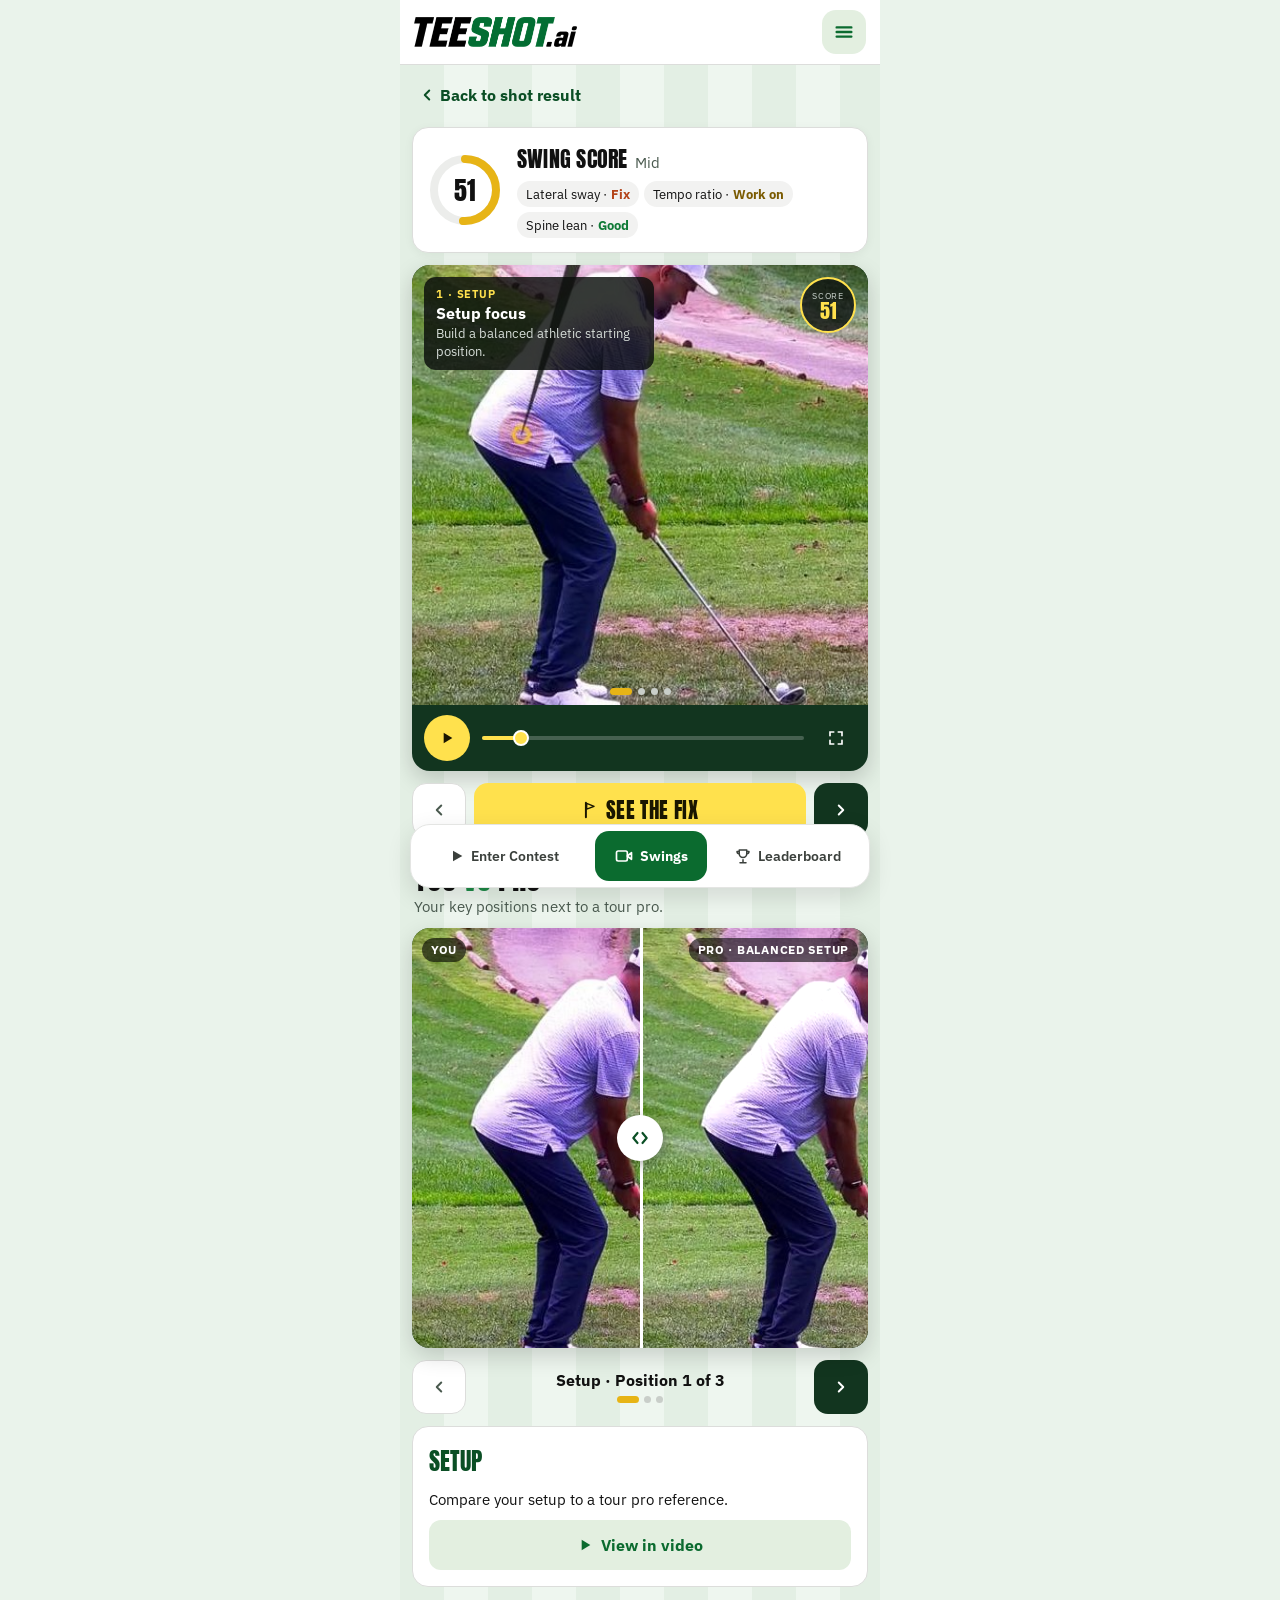
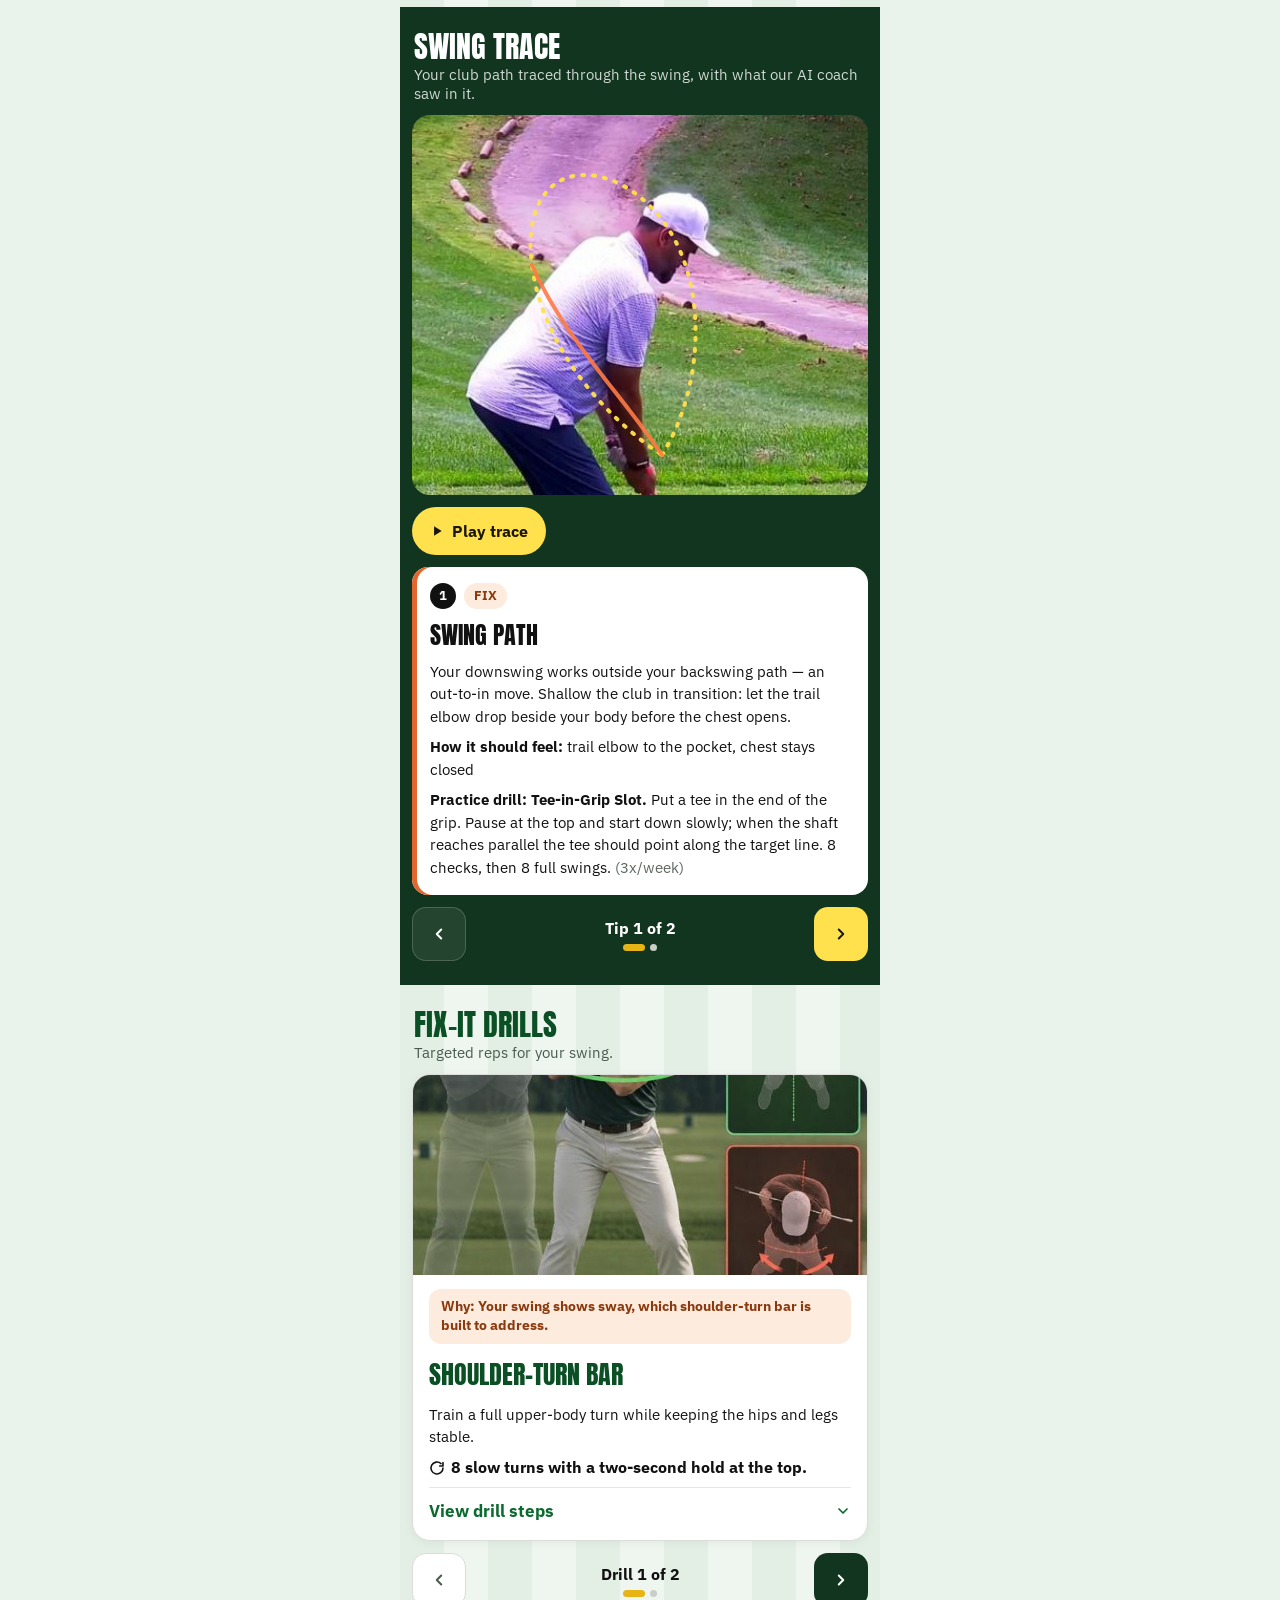
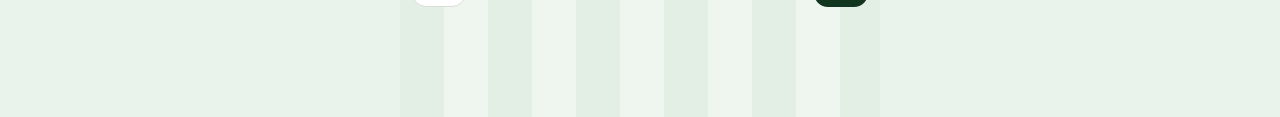
<file: fairway/ai-coaching.html>
<!doctype html>
<html lang="en">
<head>
<meta charset="utf-8">
<meta name="viewport" content="width=device-width, initial-scale=1, viewport-fit=cover">
<meta name="theme-color" content="#FFFFFF">
<meta name="apple-mobile-web-app-capable" content="yes">
<title>TeeShot.ai · AI Coaching</title>
<link rel="icon" href="assets/img/logo.png">
<link rel="stylesheet" href="assets/css/site.css">
</head>
<body>
<div id="app"></div>
<div id="toast" role="status" hidden></div>
<script>window.__ROUTE__ = 'coaching';</script>
<script src="js/teeshot.js"></script>
</body>
</html>
</file>
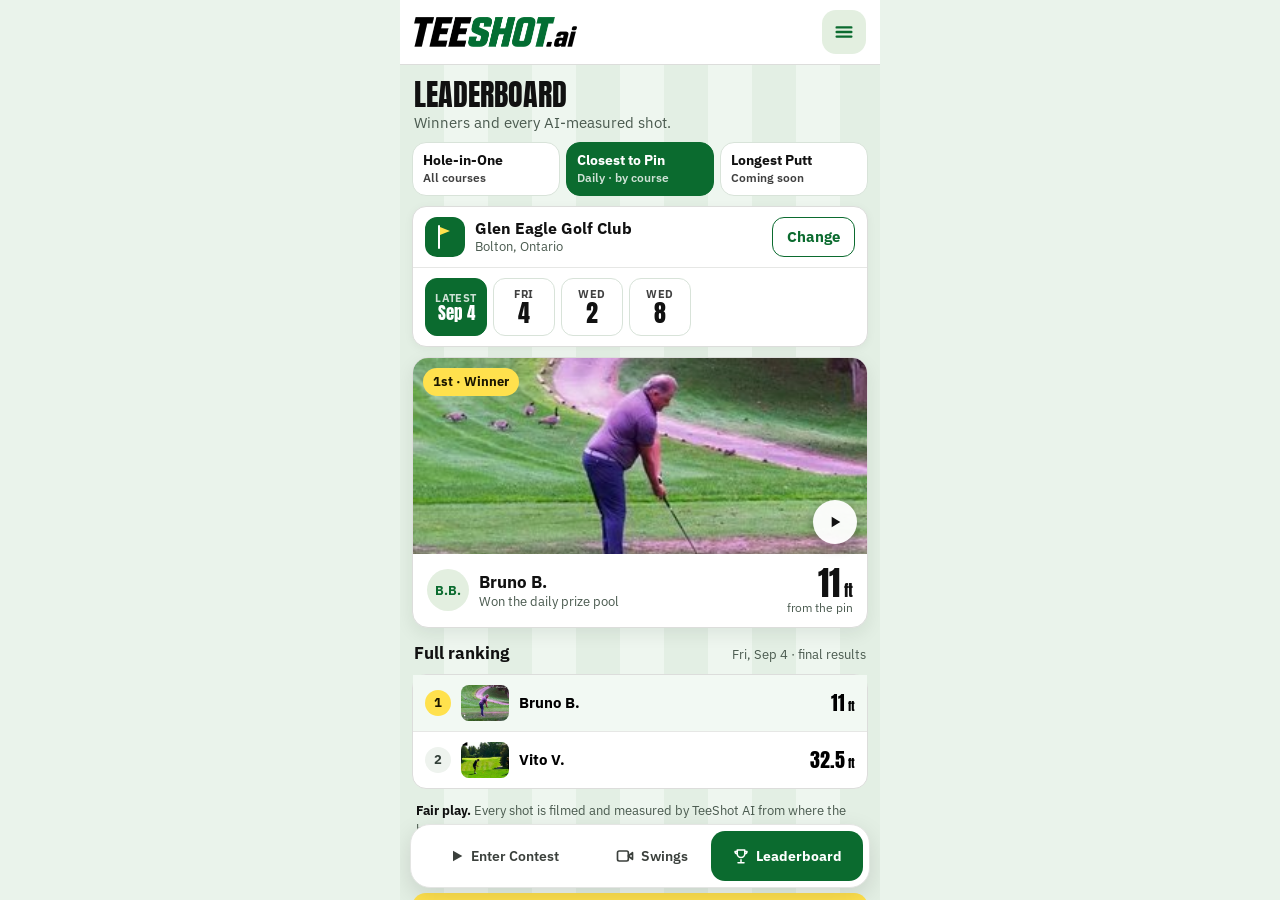
<file: fairway/leaderboard.html>
<!doctype html>
<html lang="en">
<head>
<meta charset="utf-8">
<meta name="viewport" content="width=device-width, initial-scale=1, viewport-fit=cover">
<meta name="theme-color" content="#FFFFFF">
<meta name="apple-mobile-web-app-capable" content="yes">
<title>TeeShot.ai · Leaderboard</title>
<link rel="icon" href="assets/img/logo.png">
<link rel="stylesheet" href="assets/css/site.css">
</head>
<body>
<div id="app"></div>
<div id="toast" role="status" hidden></div>
<script>window.__ROUTE__ = 'board';</script>
<script src="js/teeshot.js"></script>
</body>
</html>
</file>
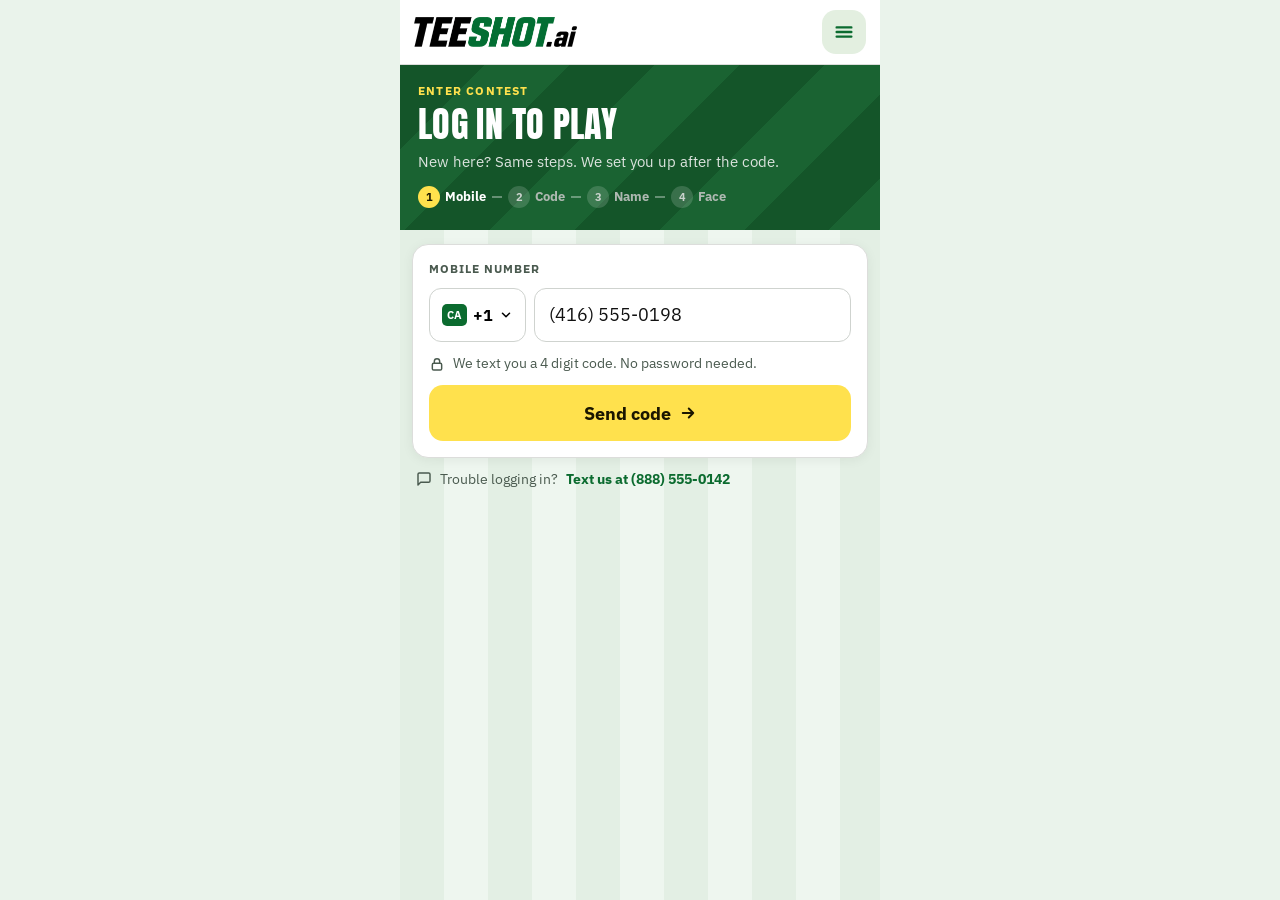
<file: fairway/login.html>
<!doctype html>
<html lang="en">
<head>
<meta charset="utf-8">
<meta name="viewport" content="width=device-width, initial-scale=1, viewport-fit=cover">
<meta name="theme-color" content="#FFFFFF">
<meta name="apple-mobile-web-app-capable" content="yes">
<title>TeeShot.ai · Log in to play</title>
<link rel="icon" href="assets/img/logo.png">
<link rel="stylesheet" href="assets/css/site.css">
</head>
<body>
<div id="app"></div>
<div id="toast" role="status" hidden></div>
<script>window.__ROUTE__ = 'auth';</script>
<script src="js/teeshot.js"></script>
</body>
</html>
</file>
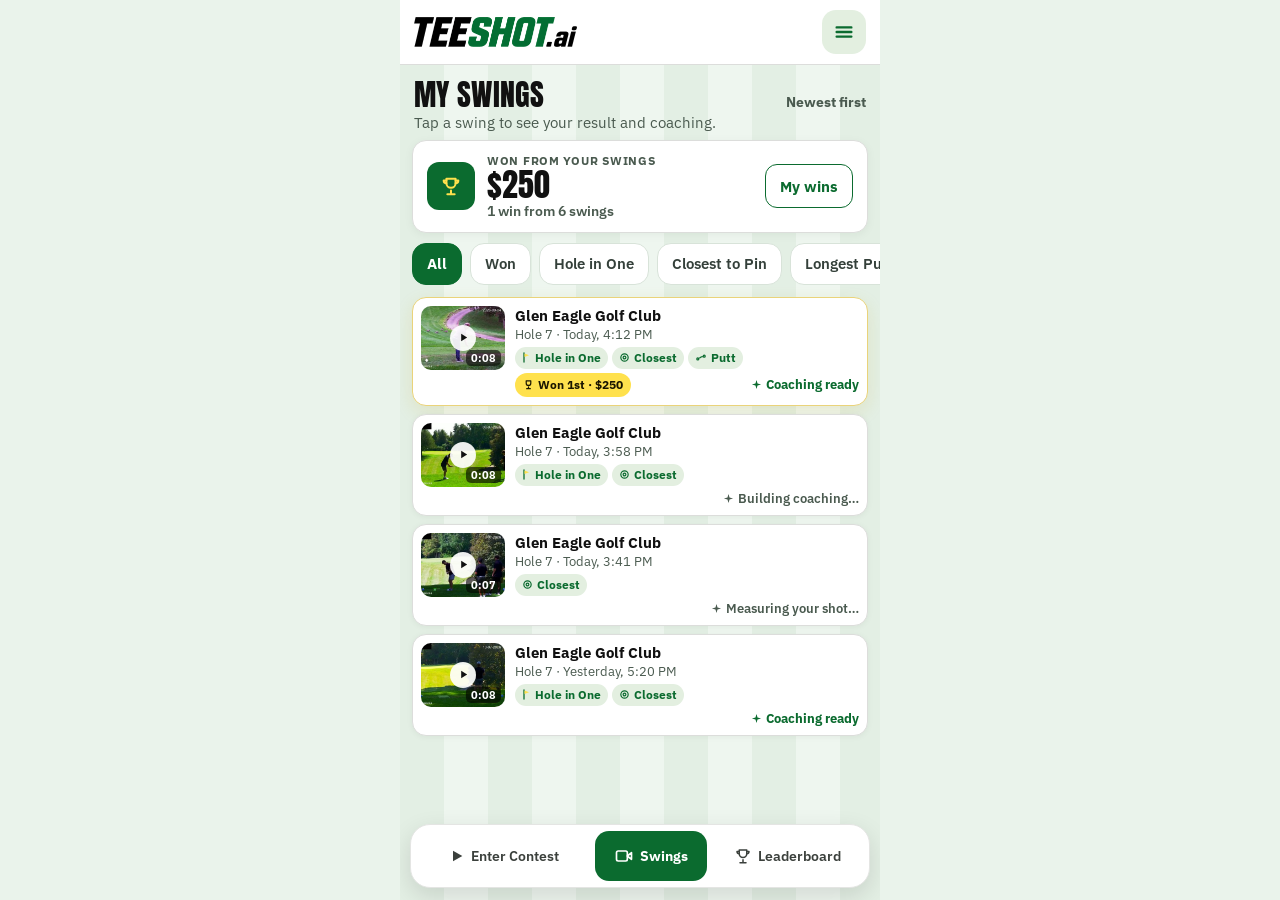
<file: fairway/my-swings.html>
<!doctype html>
<html lang="en">
<head>
<meta charset="utf-8">
<meta name="viewport" content="width=device-width, initial-scale=1, viewport-fit=cover">
<meta name="theme-color" content="#FFFFFF">
<meta name="apple-mobile-web-app-capable" content="yes">
<title>TeeShot.ai · My Swings</title>
<link rel="icon" href="assets/img/logo.png">
<link rel="stylesheet" href="assets/css/site.css">
</head>
<body>
<div id="app"></div>
<div id="toast" role="status" hidden></div>
<script>window.__ROUTE__ = 'swings';</script>
<script src="js/teeshot.js"></script>
</body>
</html>
</file>
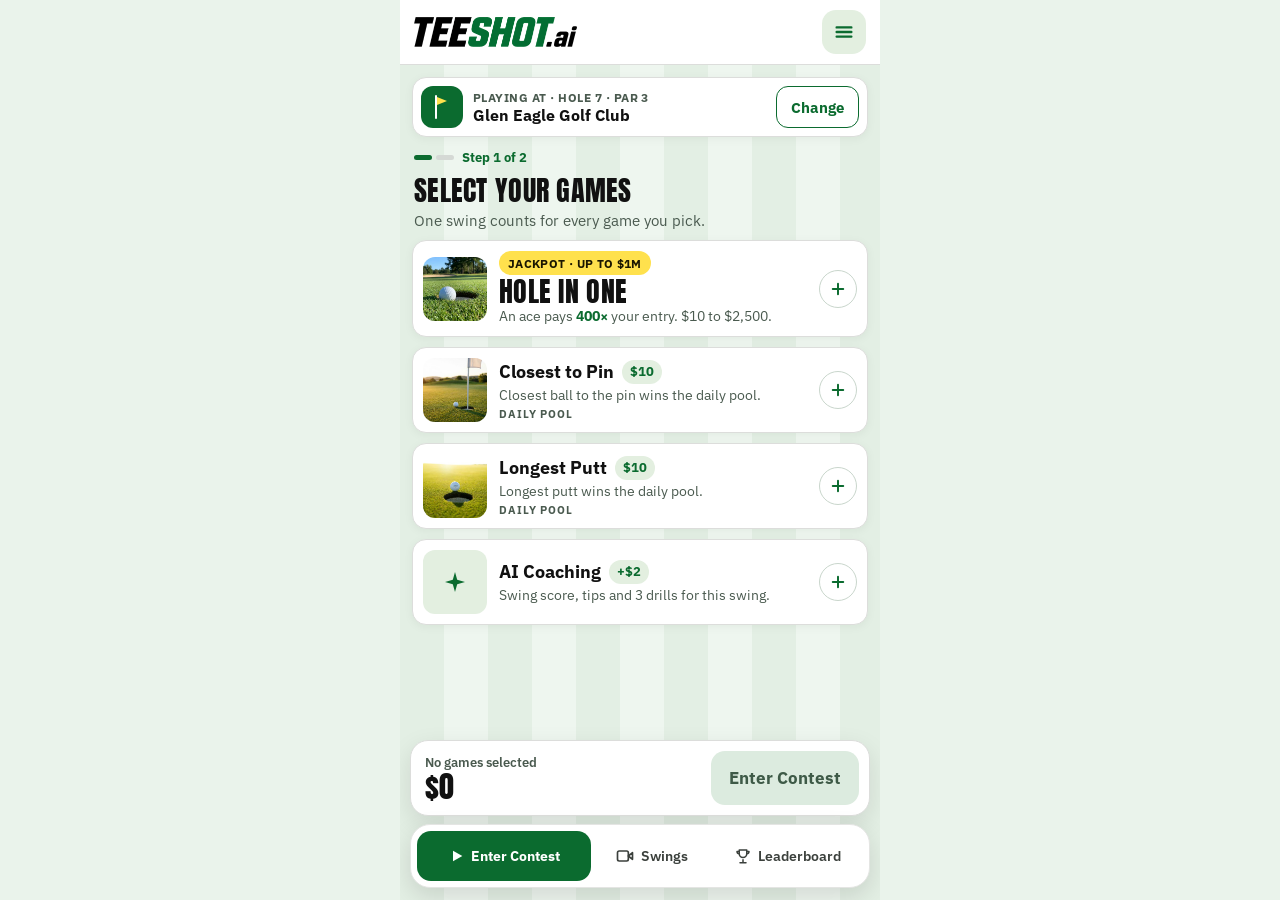
<file: fairway/play.html>
<!doctype html>
<html lang="en">
<head>
<meta charset="utf-8">
<meta name="viewport" content="width=device-width, initial-scale=1, viewport-fit=cover">
<meta name="theme-color" content="#FFFFFF">
<meta name="apple-mobile-web-app-capable" content="yes">
<title>TeeShot.ai · Enter Contest</title>
<link rel="icon" href="assets/img/logo.png">
<link rel="stylesheet" href="assets/css/site.css">
</head>
<body>
<div id="app"></div>
<div id="toast" role="status" hidden></div>
<script>window.__ROUTE__ = 'play';</script>
<script src="js/teeshot.js"></script>
</body>
</html>
</file>
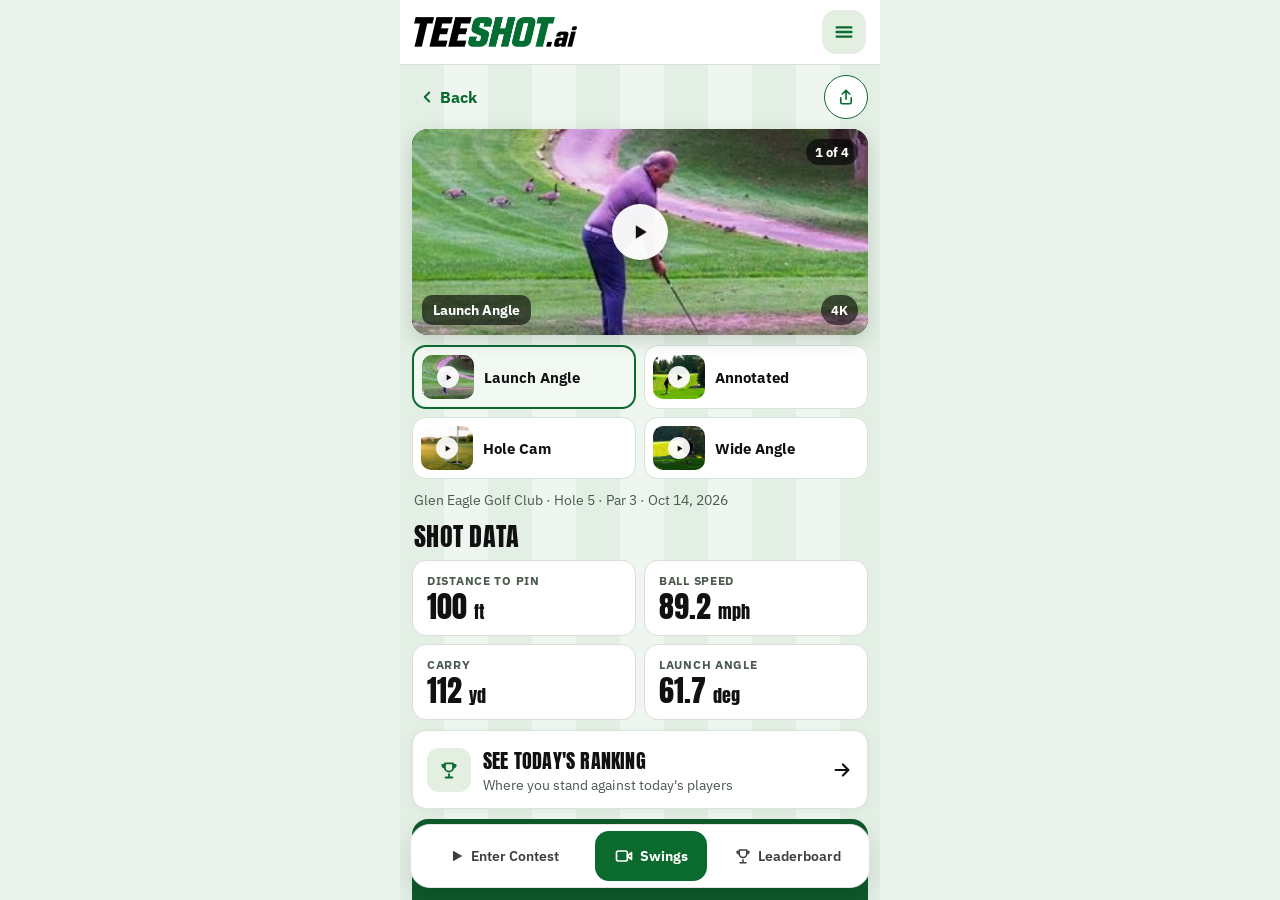
<file: fairway/shot-result.html>
<!doctype html>
<html lang="en">
<head>
<meta charset="utf-8">
<meta name="viewport" content="width=device-width, initial-scale=1, viewport-fit=cover">
<meta name="theme-color" content="#FFFFFF">
<meta name="apple-mobile-web-app-capable" content="yes">
<title>TeeShot.ai · Shot Result</title>
<link rel="icon" href="assets/img/logo.png">
<link rel="stylesheet" href="assets/css/site.css">
</head>
<body>
<div id="app"></div>
<div id="toast" role="status" hidden></div>
<script>window.__ROUTE__ = 'result';</script>
<script src="js/teeshot.js"></script>
</body>
</html>
</file>
<file: fairway/assets/css/site.css>
@font-face{font-family:Anton;src:url(../fonts/anton-400.woff2) format('woff2');font-weight:400;font-display:swap}
@font-face{font-family:'IBM Plex Sans';src:url(../fonts/ibm-plex-sans-400.woff2) format('woff2');font-weight:400;font-display:swap}
@font-face{font-family:'IBM Plex Sans';src:url(../fonts/ibm-plex-sans-500.woff2) format('woff2');font-weight:500;font-display:swap}
@font-face{font-family:'IBM Plex Sans';src:url(../fonts/ibm-plex-sans-600.woff2) format('woff2');font-weight:600;font-display:swap}
@font-face{font-family:'IBM Plex Sans';src:url(../fonts/ibm-plex-sans-700.woff2) format('woff2');font-weight:700;font-display:swap}

html,body{margin:0;background:#EAF3EB;color:#111;-webkit-tap-highlight-color:transparent;-webkit-text-size-adjust:100%}
*{box-sizing:border-box}
button:focus-visible,a:focus-visible,input:focus-visible,[role=link]:focus-visible{outline:3px solid #FFE14D;outline-offset:2px}
#toast{position:fixed;left:50%;bottom:100px;transform:translateX(-50%);z-index:120;max-width:90vw;background:#111;color:#fff;padding:12px 16px;border-radius:12px;font:600 15px 'IBM Plex Sans',system-ui,sans-serif;box-shadow:0 8px 24px rgba(0,0,0,.25)}
#toast[hidden]{display:none}
</file>
